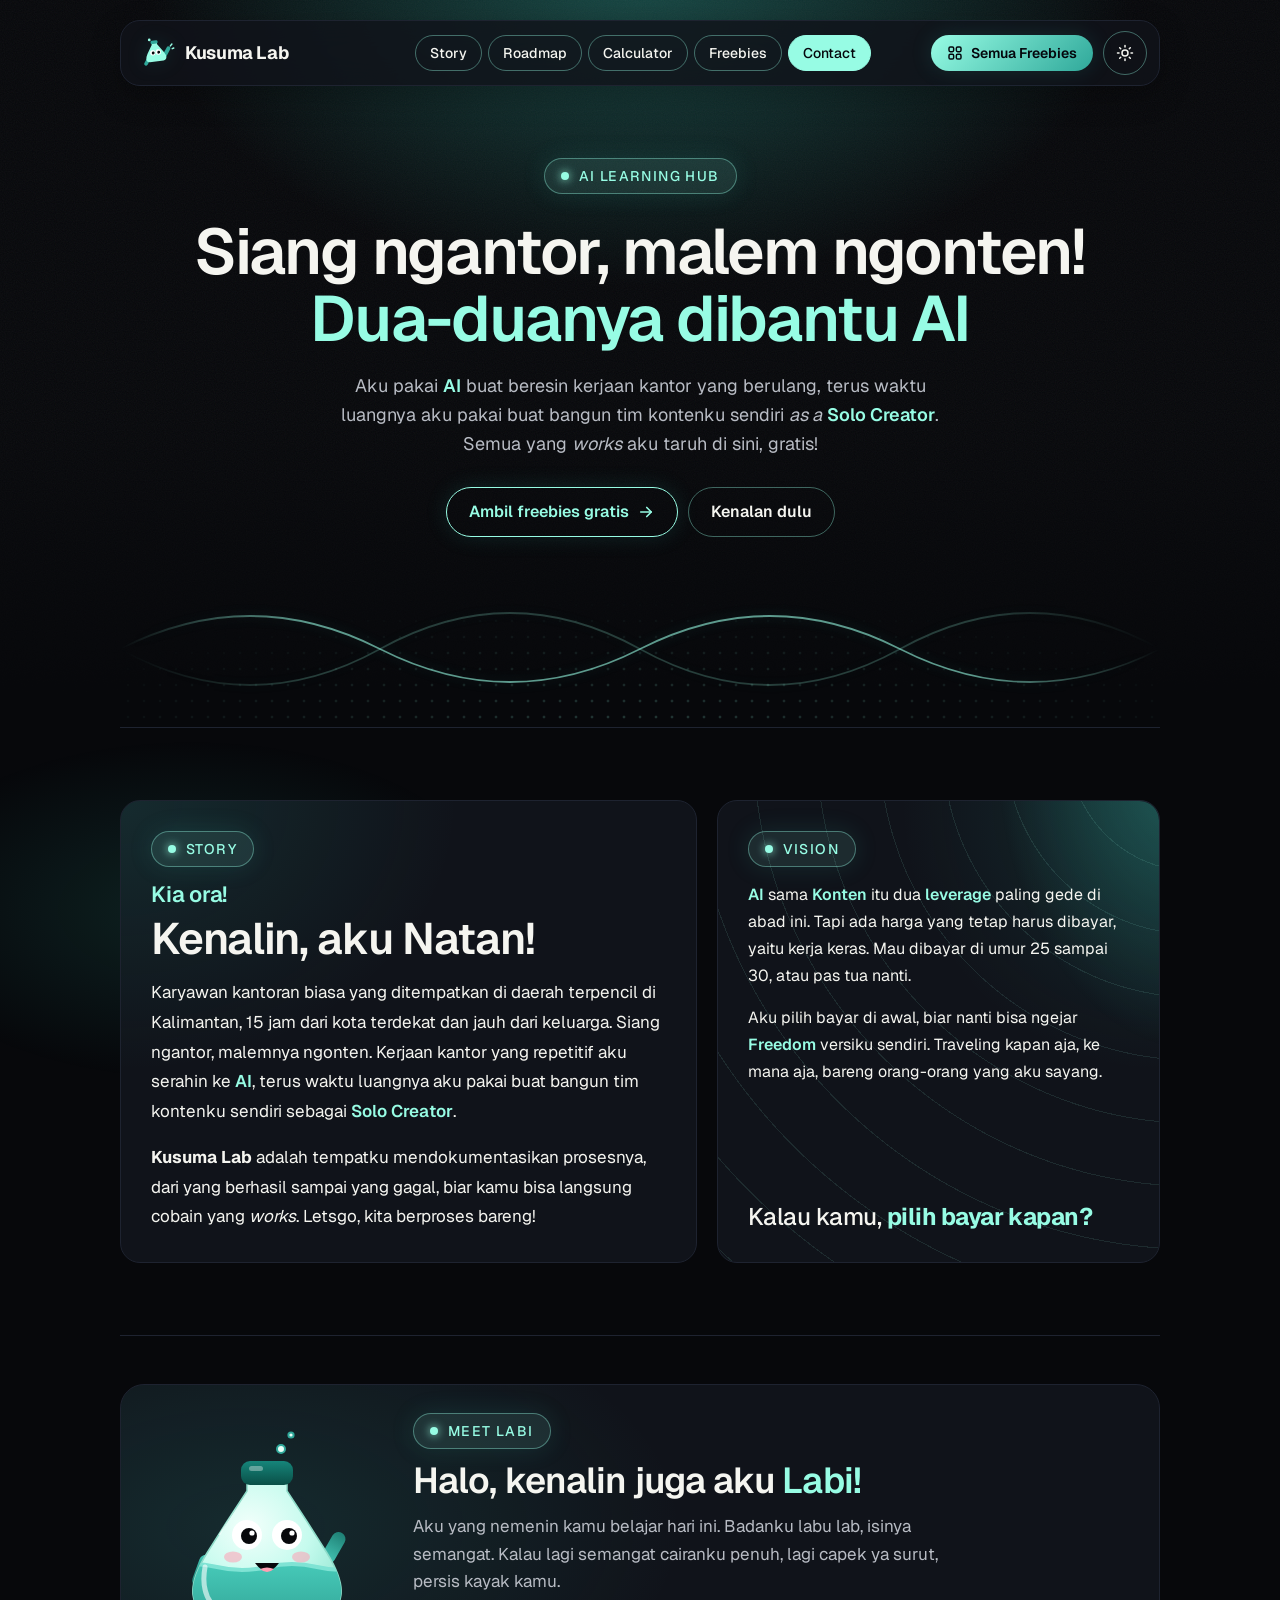
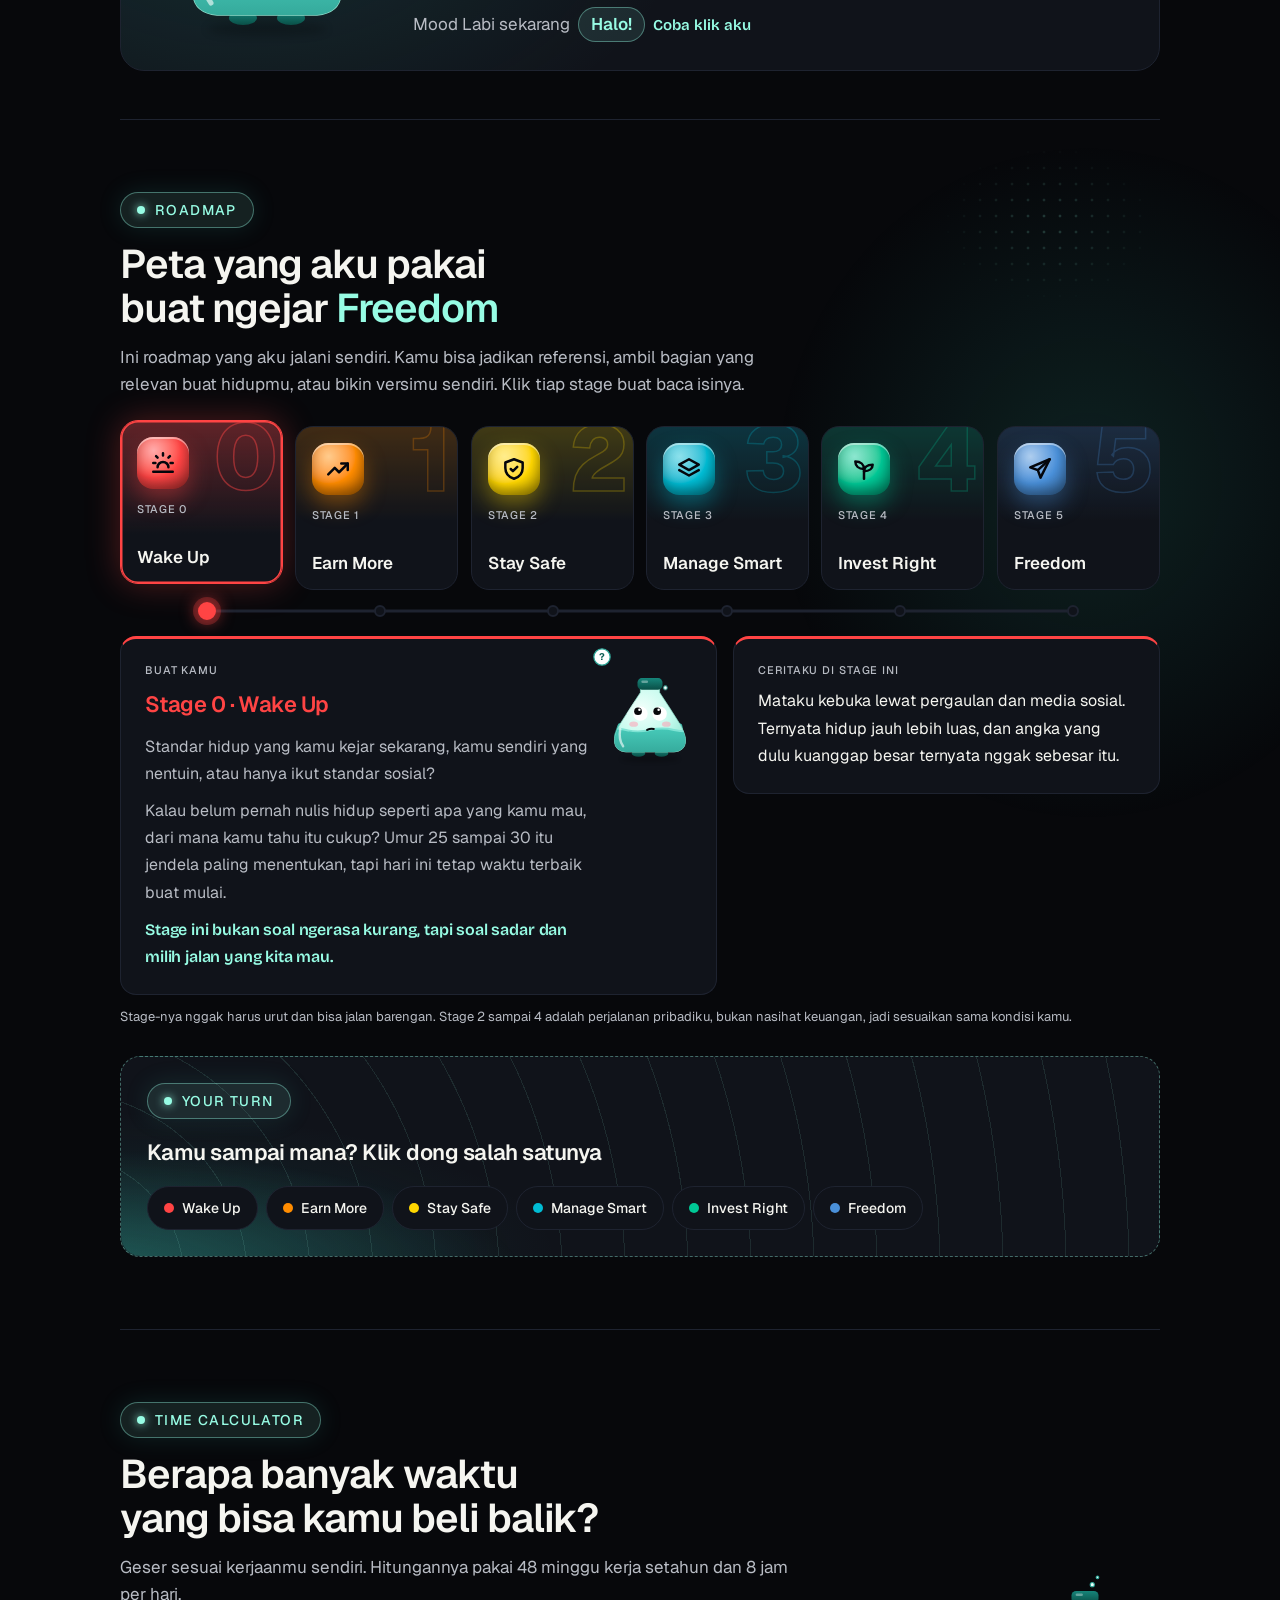
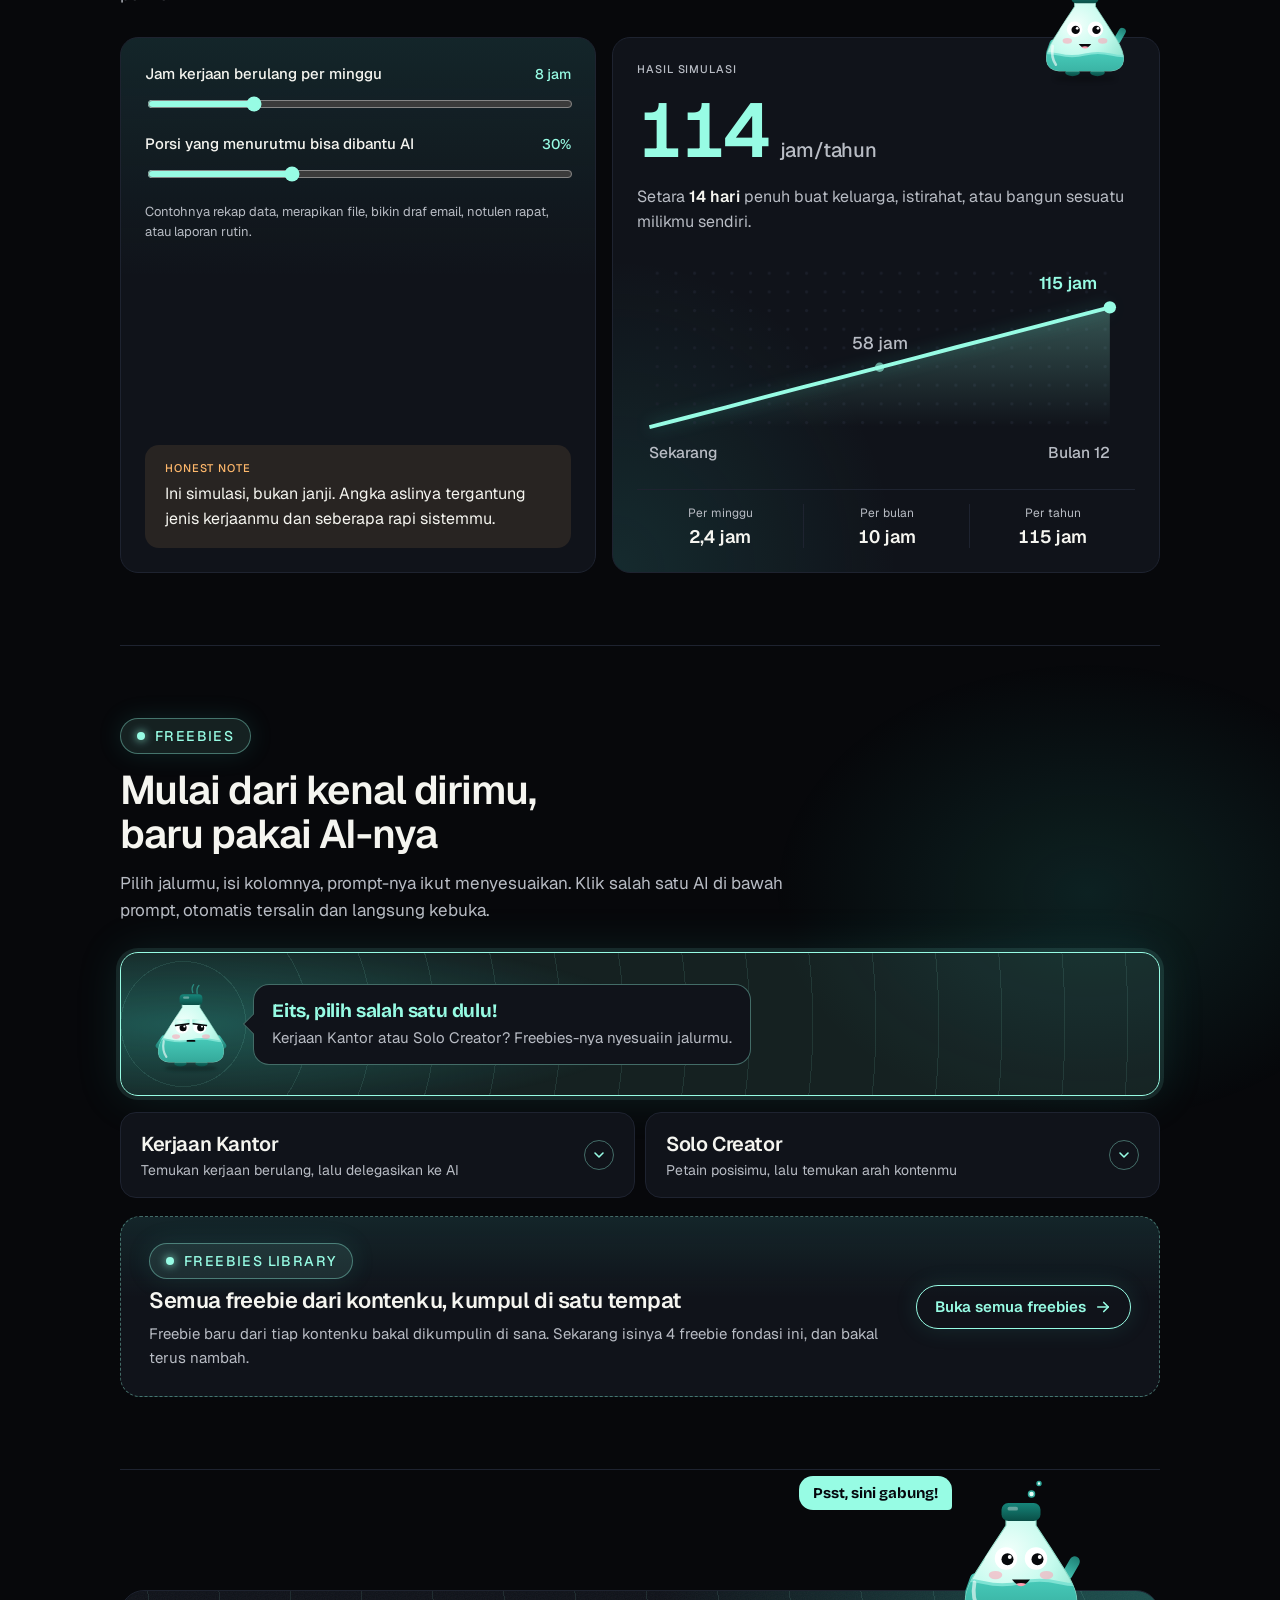
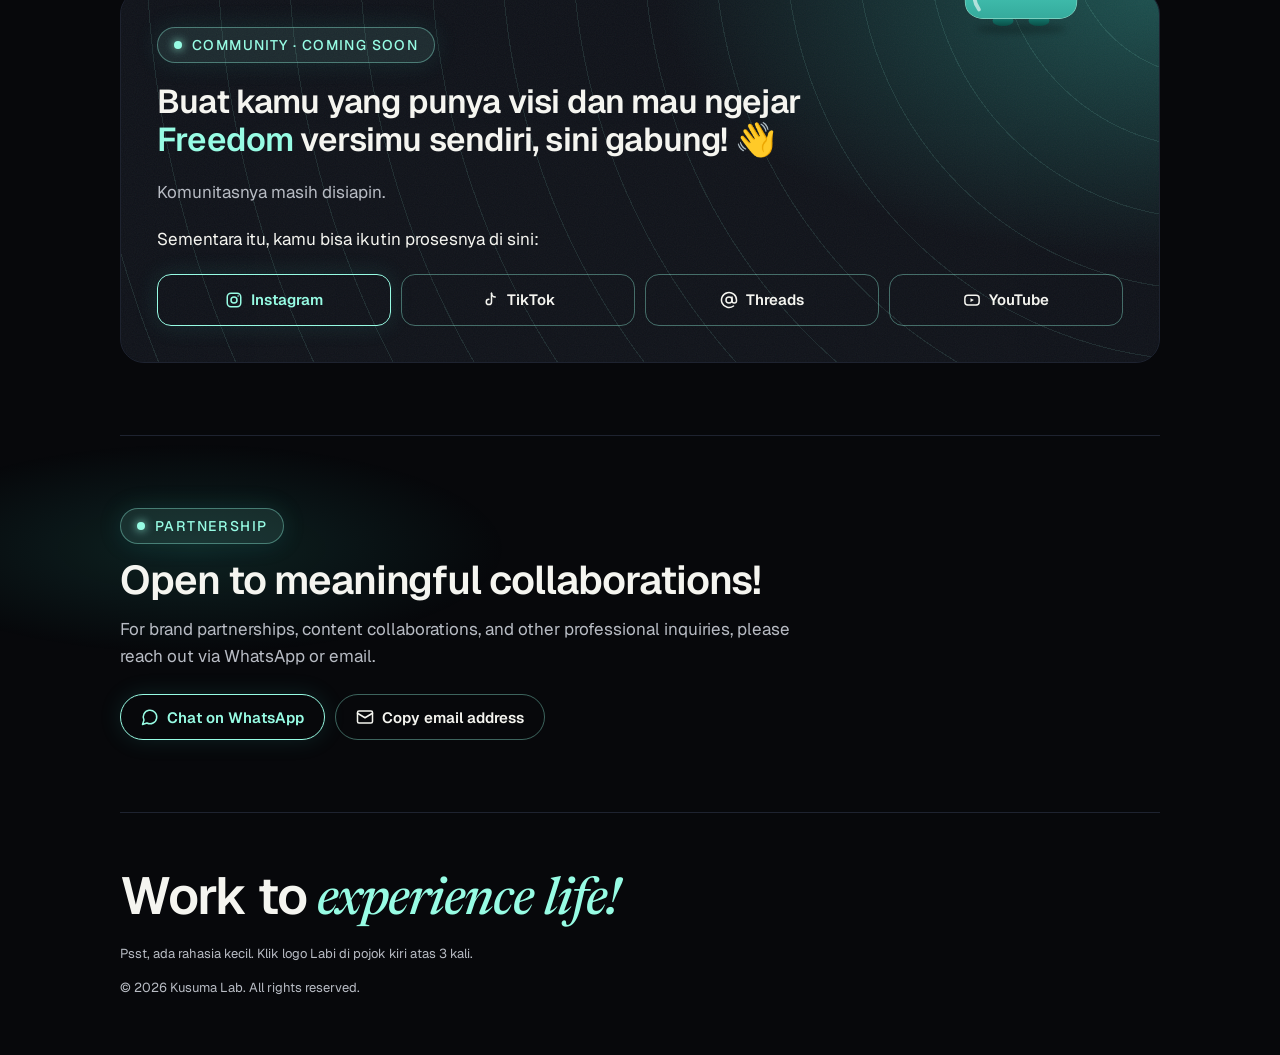
<file: index.html>
<!doctype html>
<html lang="id">
<head>
<meta charset="utf-8">
<meta name="viewport" content="width=device-width, initial-scale=1, viewport-fit=cover">
<title>Natan Novtarain · Kusuma Lab</title>
<meta name="description" content="AI Learning Hub Kusuma Lab. Cara Natan pakai AI buat beresin kerjaan kantor dan bangun tim konten sendiri sebagai Solo Creator, plus freebies prompt gratis.">
<meta name="theme-color" content="#07080B">
<link rel="icon" href="data:image/svg+xml,%3Csvg xmlns='http://www.w3.org/2000/svg' viewBox='-3 -4 58 56'%3E%3Cg transform='rotate%28-8 24 26%29'%3E%3Cpath d='M37 31 L45.5 19.5' stroke='%232FA89A' stroke-width='6.5' stroke-linecap='round'/%3E%3Cpath d='M11.5 32 L6.5 39' stroke='%232FA89A' stroke-width='6' stroke-linecap='round'/%3E%3Cpath transform='translate%282 -6%29 scale%28.22%29' d='M80 64 L80 74 Q60 104 40 136 Q24 162 26 178 Q28 196 50 198 L150 198 Q172 196 174 178 Q176 162 160 136 Q140 104 120 74 L120 64 Z' fill='%2397FCE4'/%3E%3Crect x='18.3' y='3.6' width='11.4' height='5.4' rx='2.2' fill='%232FA89A'/%3E%3Ccircle cx='19.5' cy='23' r='4.3' fill='%23fff'/%3E%3Ccircle cx='28.5' cy='23' r='4.3' fill='%23fff'/%3E%3Ccircle cx='20.2' cy='23.4' r='2.3' fill='%2307080B'/%3E%3Ccircle cx='29.2' cy='23.4' r='2.3' fill='%2307080B'/%3E%3C/g%3E%3C/svg%3E">
<link rel="canonical" href="https://kusumalab.com/">
<meta property="og:type" content="website">
<meta property="og:url" content="https://kusumalab.com/">
<meta property="og:title" content="Siang ngantor, malem ngonten! Dua-duanya dibantu AI">
<meta property="og:description" content="AI Learning Hub Kusuma Lab. Cara Natan pakai AI buat beresin kerjaan kantor dan bangun tim konten sendiri sebagai Solo Creator, plus freebies prompt gratis.">
<meta property="og:locale" content="id_ID">
<meta property="og:image" content="https://kusumalab.com/assets/og.png">
<meta property="og:image:width" content="1200">
<meta property="og:image:height" content="630">
<meta name="twitter:card" content="summary_large_image">
<link rel="apple-touch-icon" href="assets/touch-icon.png">
<link rel="preconnect" href="https://fonts.googleapis.com">
<link rel="preconnect" href="https://fonts.gstatic.com" crossorigin>
<link rel="stylesheet" href="https://fonts.googleapis.com/css2?family=Geist:ital,wght@0,400;0,500;0,600;0,700;1,400;1,500&family=Bricolage+Grotesque:opsz,wght@12..96,400..700&family=Newsreader:ital,opsz,wght@1,6..72,400;1,6..72,500&display=swap">
<link rel="stylesheet" href="assets/kl.css">
</head>
<body>
<div class="progress" id="progress" aria-hidden="true"></div>
<button type="button" class="to-top" id="to-top" aria-label="Kembali ke atas"><svg viewBox="0 0 24 24" fill="none" stroke="currentColor" stroke-width="2.4" stroke-linecap="round" stroke-linejoin="round" aria-hidden="true"><path d="M12 19V5"/><path d="M6 11l6-6 6 6"/></svg></button>
<div class="cursor-glow" id="cursor-glow" aria-hidden="true"></div>

<nav class="nav" aria-label="Utama">
  <div class="navbar">
    <span class="brand-wrap"><button type="button" class="mark" id="logo-labi" aria-label="Labi. Psst, coba klik 3 kali"></button><span class="egg-bubble" id="egg-bubble" role="tooltip">Psst, klik aku 3x!</span><a class="brand" href="#top">Kusuma Lab</a></span>
    <span class="divider" aria-hidden="true"></span>
    <div class="navlinks" id="navlinks">
      <a class="btn" href="#story" data-sec="story">Story</a>
      <a class="btn" href="#roadmap" data-sec="roadmap">Roadmap</a>
      <a class="btn" href="#calculator" data-sec="calculator">Calculator</a>
      <a class="btn" href="#freebies" data-sec="freebies">Freebies</a>
      <a class="btn" href="#contact" data-sec="contact">Contact</a>
      <a class="pill-all only-m" href="freebies/"><svg viewBox="0 0 24 24" fill="none" stroke="currentColor" stroke-width="2.2" stroke-linecap="round" stroke-linejoin="round" aria-hidden="true"><rect x="3" y="3" width="7" height="7" rx="2"/><rect x="14" y="3" width="7" height="7" rx="2"/><rect x="3" y="14" width="7" height="7" rx="2"/><rect x="14" y="14" width="7" height="7" rx="2"/></svg><span>Semua Freebies</span></a>
    </div>
    <div class="nav-right">
      <a class="pill-all" href="freebies/"><svg viewBox="0 0 24 24" fill="none" stroke="currentColor" stroke-width="2.2" stroke-linecap="round" stroke-linejoin="round" aria-hidden="true"><rect x="3" y="3" width="7" height="7" rx="2"/><rect x="14" y="3" width="7" height="7" rx="2"/><rect x="3" y="14" width="7" height="7" rx="2"/><rect x="14" y="14" width="7" height="7" rx="2"/></svg><span>Semua Freebies</span></a>
      <button type="button" class="btn icon-btn mode-mini" id="mode-mini" aria-label="Ganti mode tampilan"></button>
    </div>
    <button type="button" class="btn icon-btn menu-btn" id="menu-btn" aria-label="Buka menu" aria-expanded="false" aria-controls="navlinks"><svg viewBox="0 0 24 24" fill="none" stroke="currentColor" stroke-width="2.2" stroke-linecap="round" aria-hidden="true"><path d="M4 7h16M4 12h16M4 17h16"/></svg></button>
  </div>
</nav>

<main class="wrap" id="top">
  <header class="hero">
    <div class="grain" aria-hidden="true"></div>
    <div class="surfer" id="surfer" aria-hidden="true"><div class="board"></div></div>
    <svg class="wave-line" viewBox="0 0 1200 96" preserveAspectRatio="none" aria-hidden="true"><path class="w2" pathLength="1" d="M0 48 C 100 96, 200 96, 300 48 S 500 0, 600 48 S 800 96, 900 48 S 1100 0, 1200 48"/><path pathLength="1" d="M0 48 C 100 4, 200 4, 300 48 S 500 92, 600 48 S 800 4, 900 48 S 1100 92, 1200 48"/></svg>
    <span class="tag anim">AI Learning Hub</span>
    <h1 class="anim">Siang ngantor, malem ngonten!<span>Dua-duanya dibantu AI</span></h1>
    <p class="lede anim">Aku pakai <span class="hl">AI</span> buat beresin kerjaan kantor yang berulang, terus waktu luangnya aku pakai buat bangun tim kontenku sendiri <em>as a</em> <span class="hl">Solo Creator</span>. Semua yang <em>works</em> aku taruh di sini, gratis!</p>
    <div class="ctas anim">
      <a class="btn btn-main" href="#freebies">Ambil freebies gratis <svg class="ico arr" viewBox="0 0 24 24" fill="none" stroke="currentColor" stroke-width="2.2" stroke-linecap="round" stroke-linejoin="round" aria-hidden="true"><path d="M5 12h14"/><path d="M13 6l6 6-6 6"/></svg></a>
      <a class="btn" href="#story">Kenalan dulu</a>
    </div>
  </header>

  <section id="story" class="reveal glow-l">
    <div class="story">
      <div class="story-card">
        <span class="tag">Story</span>
        <h2 class="hello"><span class="kia">Kia ora!</span>Kenalin, aku Natan!</h2>
        <p>Karyawan kantoran biasa yang ditempatkan di daerah terpencil di Kalimantan, 15 jam dari kota terdekat dan jauh dari keluarga. Siang ngantor, malemnya ngonten. Kerjaan kantor yang repetitif aku serahin ke <span class="hl">AI</span>, terus waktu luangnya aku pakai buat bangun tim kontenku sendiri sebagai <span class="hl">Solo Creator</span>.</p>
        <p><b>Kusuma Lab</b> adalah tempatku mendokumentasikan prosesnya, dari yang berhasil sampai yang gagal, biar kamu bisa langsung cobain yang <em>works</em>. Letsgo, kita berproses bareng!</p>
      </div>
      <aside class="vision arcs" aria-label="Visi">
        <span class="tag">Vision</span>
        <p><span class="hl">AI</span> sama <span class="hl">Konten</span> itu dua <span class="hl">leverage</span> paling gede di abad ini. Tapi ada harga yang tetap harus dibayar, yaitu kerja keras. Mau dibayar di umur 25 sampai 30, atau pas tua nanti.</p>
        <p>Aku pilih bayar di awal, biar nanti bisa ngejar <span class="hl">Freedom</span> versiku sendiri. Traveling kapan aja, ke mana aja, bareng orang-orang yang aku sayang.</p>
        <p class="q">Kalau kamu, <span>pilih bayar kapan?</span></p>
      </aside>
    </div>
  </section>

  <section id="labi" class="labi-sec" aria-label="Kenalan dengan Labi">
    <div class="labi-intro">
      <button type="button" class="labi-stage" data-labi-cycle aria-label="Klik Labi buat ganti ekspresinya"></button>
      <div class="labi-copy">
        <span class="tag">Meet Labi</span>
        <h2>Halo, kenalin juga aku <span class="hl">Labi!</span></h2>
        <p class="muted">Aku yang nemenin kamu belajar hari ini. Badanku labu lab, isinya semangat. Kalau lagi semangat cairanku penuh, lagi capek ya surut, persis kayak kamu.</p>
        <p class="labi-mood"><span>Mood Labi sekarang</span> <b id="labi-mood">Halo!</b> <em>Coba klik aku</em></p>
      </div>
    </div>
  </section>

  <section id="roadmap" class="reveal glow-r dots">
    <div class="sec-head">
      <span class="tag">Roadmap</span>
      <h2>Peta yang aku pakai buat ngejar <span class="hl">Freedom</span></h2>
      <p class="muted">Ini roadmap yang aku jalani sendiri. Kamu bisa jadikan referensi, ambil bagian yang relevan buat hidupmu, atau bikin versimu sendiri. Klik tiap stage buat baca isinya.</p>
    </div>
    <div class="stages" role="tablist" aria-label="Stage roadmap" id="stages"></div>
    <div class="stage-track" id="stage-track" aria-hidden="true"><span class="fill"></span><i></i><i></i><i></i><i></i><i></i><i></i></div>
    <div class="panel" role="tabpanel" id="stage-panel" aria-live="polite">
      <div class="p-main"><div class="panel-labi" id="panel-labi" aria-hidden="true"></div><span class="label">Buat kamu</span><h3 id="p-title"></h3><div class="body" id="p-msg"></div></div>
      <div><span class="label">Ceritaku di stage ini</span><p id="p-story" style="font-size:16px;line-height:1.7"></p></div>
    </div>
    <p class="roadnote">Stage-nya nggak harus urut dan bisa jalan barengan. Stage 2 sampai 4 adalah perjalanan pribadiku, bukan nasihat keuangan, jadi sesuaikan sama kondisi kamu.</p>

    <div class="where arcs">
      <span class="tag">Your Turn</span>
      <h3>Kamu sampai mana? Klik dong salah satunya</h3>
      <div class="picks" id="picks" role="group" aria-label="Pilih stage kamu"></div>
      <div class="reply" id="reply" hidden>
        <div class="row">
          <div class="lb-mini" id="reply-labi" aria-hidden="true"></div>
          <p id="reply-text"></p>
          <a class="btn btn-main" id="reply-cta" href="#freebies"></a>
        </div>
        <div class="freedom" id="freedom" hidden>
          <div class="field"><label for="fr-name">Nama</label><input type="text" id="fr-name" autocomplete="off" placeholder="Nama atau panggilanmu"></div>
          <div class="field"><label for="fr-text">Freedom versimu kayak apa?</label>
            <textarea id="fr-text" placeholder="Misalnya bisa kerja dari mana aja, punya waktu lebih buat orang tua, atau keliling Indonesia bareng pasangan"></textarea></div>
          <div class="fr-row"><div class="fr-labi" id="fr-labi" aria-hidden="true"></div><div class="fr-card" id="fr-card">
            <span class="lbl">FREEDOM VERSI <span id="fr-card-name">KAMU</span></span>
            <p id="fr-card-text" class="empty">Tulisanmu bakal muncul di sini</p>
          </div></div>
          <p class="fine lb-hint">Makin lengkap kamu nulis, makin penuh cairan semangat Labi.</p>
          <div style="display:flex;flex-wrap:wrap;gap:12px;align-items:center">
            <button type="button" class="btn btn-main" id="fr-copy"><svg class="ico" viewBox="0 0 24 24" fill="none" stroke="currentColor" stroke-width="2" stroke-linecap="round" stroke-linejoin="round" aria-hidden="true"><rect x="9" y="9" width="12" height="12" rx="2"/><path d="M5 15V5a2 2 0 0 1 2-2h10"/></svg><span>Salin freedom-ku</span></button>
            <span class="status" id="fr-status" aria-live="polite"></span>
          </div>
          <p class="affirm">Print atau tulis ulang, tempel di tempat yang paling sering kamu lihat, biar tiap kali capek kamu ingat lagi buat apa semua ini.</p>
          <p class="private">Tulisanmu cuma tersimpan di perangkatmu, jadi cuma kamu yang bisa lihat.</p>
        </div>
      </div>
    </div>
  </section>

  <section id="calculator" class="reveal halo" style="--hy:62%;--hh:85%">
    <div class="sec-head">
      <span class="tag">Time Calculator</span>
      <h2>Berapa banyak waktu yang bisa kamu beli balik?</h2>
      <p class="muted">Geser sesuai kerjaanmu sendiri. Hitungannya pakai 48 minggu kerja setahun dan 8 jam per hari.</p>
    </div>
    <div class="calc">
      <div class="card spot">
        <div class="field">
          <div class="row"><label for="hours">Jam kerjaan berulang per minggu</label><span class="val" id="hours-val"></span></div>
          <input type="range" id="hours" min="1" max="30" step="1" value="8">
        </div>
        <div class="field">
          <div class="row"><label for="share">Porsi yang menurutmu bisa dibantu AI</label><span class="val" id="share-val"></span></div>
          <input type="range" id="share" min="10" max="70" step="5" value="30">
        </div>
        <p class="status">Contohnya rekap data, merapikan file, bikin draf email, notulen rapat, atau laporan rutin.</p>
        <div class="note"><span class="ntag">HONEST NOTE</span><span>Ini simulasi, bukan janji. Angka aslinya tergantung jenis kerjaanmu dan seberapa rapi sistemmu.</span></div>
      </div>
      <div class="card result" aria-live="polite">
        <div class="labi-spot" id="calc-labi" aria-hidden="true"></div>
        <span style="font:500 11px var(--mono);letter-spacing:.08em;color:var(--muted)">HASIL SIMULASI</span>
        <div class="big" id="year-hours"><span id="yr-num">0</span><small> jam/tahun</small></div>
        <p class="sub">Setara <b id="days">0 hari</b> penuh buat keluarga, istirahat, atau bangun sesuatu milikmu sendiri.</p>
        <svg class="chart" viewBox="0 0 320 140" role="img" aria-label="Grafik akumulasi jam yang kamu beli balik selama 12 bulan" id="chart">
          <defs>
            <linearGradient id="areaFill" x1="0" y1="0" x2="0" y2="1"><stop offset="0" stop-color="var(--accent-text)" stop-opacity=".28"/><stop offset="1" stop-color="var(--accent-text)" stop-opacity="0"/></linearGradient>
            <pattern id="dotgrid" width="12" height="12" patternUnits="userSpaceOnUse"><circle cx="1" cy="1" r="1" class="grid"/></pattern>
          </defs>
          <rect x="8" y="8" width="296" height="104" fill="url(#dotgrid)" opacity=".7"/>
          <path class="area" id="c-area" d=""/>
          <path class="lineP" id="c-line" d=""/>
          <circle class="endDot" id="c-mdot" r="3" cx="0" cy="0" opacity=".6"/>
          <circle class="endDot" id="c-dot" r="4" cx="0" cy="0"/>
          <text class="vlab" id="c-mid" x="0" y="0" text-anchor="middle"></text>
          <text class="vlab strong" id="c-val" x="0" y="0" text-anchor="end"></text>
          <text x="8" y="132">Sekarang</text>
          <text x="304" y="132" text-anchor="end">Bulan 12</text>
        </svg>
        <div class="stats">
          <div><span>Per minggu</span><b id="st-w">0</b></div>
          <div><span>Per bulan</span><b id="st-m">0</b></div>
          <div><span>Per tahun</span><b id="st-y">0</b></div>
        </div>
      </div>
    </div>
  </section>

  <section id="freebies" class="reveal glow-r">
    <div class="sec-head">
      <span class="tag">Freebies</span>
      <h2>Mulai dari kenal dirimu, baru pakai AI-nya</h2>
      <p class="muted">Pilih jalurmu, isi kolomnya, prompt-nya ikut menyesuaikan. Klik salah satu AI di bawah prompt, otomatis tersalin dan langsung kebuka.</p>
    </div>

    <div class="pick-hint arcs" id="pick-hint">
      <div class="pick-labi" data-labi="fokus" aria-hidden="true"></div>
      <div class="pick-bubble"><b>Eits, pilih salah satu dulu!</b><span>Kerjaan Kantor atau Solo Creator? Freebies-nya nyesuaiin jalurmu.</span></div>
    </div>
    <div class="tabs" role="tablist" aria-label="Kategori freebies">
      <button type="button" class="tabbtn" role="tab" id="tab-office" aria-controls="panel-office" aria-selected="false">
        <span class="t">Kerjaan Kantor</span><span class="d">Temukan kerjaan berulang, lalu delegasikan ke AI</span>
      </button>
      <button type="button" class="tabbtn" role="tab" id="tab-creator" aria-controls="panel-creator" aria-selected="false">
        <span class="t">Solo Creator</span><span class="d">Petain posisimu, lalu temukan arah kontenmu</span>
      </button>
    </div>

    <div id="panel-office" class="tabpanel" role="tabpanel" aria-labelledby="tab-office" hidden>
      <div class="note"><span class="ntag">HONEST NOTE</span><span data-cat-note="kantor"></span></div>
      <div class="freebies" data-core="kantor"></div>
    </div>

    <div id="panel-creator" class="tabpanel" role="tabpanel" aria-labelledby="tab-creator" hidden>
      <div class="note"><span class="ntag">HONEST NOTE</span><span data-cat-note="creator"></span></div>
      <div class="freebies" data-core="creator"></div>
    </div>

    <a class="more-card spot" href="freebies/">
      <span class="mc-text">
        <span class="tag">Freebies Library</span>
        <span class="mc-title">Semua freebie dari kontenku, kumpul di satu tempat</span>
        <span class="mc-sub" id="more-sub"></span>
      </span>
      <span class="btn btn-main">Buka semua freebies <svg class="ico" viewBox="0 0 24 24" fill="none" stroke="currentColor" stroke-width="2.2" stroke-linecap="round" stroke-linejoin="round" aria-hidden="true"><path d="M5 12h14"/><path d="M13 6l6 6-6 6"/></svg></span>
    </a>
  </section>

  <section id="community" class="reveal halo">
    <div class="community-wrap" id="community-wrap">
    <div class="peek" aria-hidden="true"><div class="peek-bubble">Psst, sini gabung!</div><div class="peek-labi" data-labi="halo"></div></div>
    <div class="community">
      <div class="grain" aria-hidden="true"></div>
      <span class="tag">Community · Coming Soon</span>
      <h2>Buat kamu yang punya visi dan mau ngejar <span class="hl">Freedom</span> versimu sendiri, sini gabung! <span class="wave" aria-hidden="true">👋</span></h2>
      <p class="muted" style="font-size:17px">Komunitasnya masih disiapin.</p>
      <p class="follow">Sementara itu, kamu bisa ikutin prosesnya di sini:</p>
      <div class="socials">
        <a class="btn btn-main" href="https://www.instagram.com/natannovtarain/" target="_blank" rel="noopener">
          <svg class="ico" viewBox="0 0 24 24" fill="none" stroke="currentColor" stroke-width="2" stroke-linecap="round" stroke-linejoin="round" aria-hidden="true"><rect x="3" y="3" width="18" height="18" rx="5"/><circle cx="12" cy="12" r="4"/><circle cx="17.5" cy="6.5" r="1" fill="currentColor" stroke="none"/></svg>Instagram</a>
        <a class="btn" href="https://www.tiktok.com/@natannovtarain" target="_blank" rel="noopener">
          <svg class="ico" viewBox="0 0 24 24" fill="none" stroke="currentColor" stroke-width="2" stroke-linecap="round" stroke-linejoin="round" aria-hidden="true"><path d="M14 3v11.5a3.5 3.5 0 1 1-3.5-3.5"/><path d="M14 3a5 5 0 0 0 5 5"/></svg>TikTok</a>
        <a class="btn" href="https://www.threads.com/@natannovtarain" target="_blank" rel="noopener">
          <svg class="ico" viewBox="0 0 24 24" fill="none" stroke="currentColor" stroke-width="2" stroke-linecap="round" stroke-linejoin="round" aria-hidden="true"><circle cx="12" cy="12" r="4"/><path d="M16 8v5a3 3 0 0 0 6 0v-1a10 10 0 1 0-4 8"/></svg>Threads</a>
        <a class="btn" href="https://www.youtube.com/@natannovtarain?sub_confirmation=1" target="_blank" rel="noopener">
          <svg class="ico" viewBox="0 0 24 24" fill="none" stroke="currentColor" stroke-width="2" stroke-linecap="round" stroke-linejoin="round" aria-hidden="true"><rect x="2.5" y="5.5" width="19" height="13" rx="4"/><path d="M10 9.5v5l4.5-2.5z" fill="currentColor" stroke="none"/></svg>YouTube</a>
      </div>
    </div>
    </div>
  </section>

  <section id="contact" class="reveal glow-l">
    <div class="contact">
      <div class="sec-head" style="margin:0">
        <span class="tag">Partnership</span>
        <h2>Open to meaningful collaborations!</h2>
        <p class="muted">For brand partnerships, content collaborations, and other professional inquiries, please reach out via WhatsApp or email.</p>
      </div>
      <div class="card spot">
        <a class="btn btn-main" href="https://api.whatsapp.com/send?phone=6285190347881" target="_blank" rel="noopener">
          <svg class="ico" viewBox="0 0 24 24" fill="none" stroke="currentColor" stroke-width="2" stroke-linecap="round" stroke-linejoin="round" aria-hidden="true"><path d="M7.9 20A9 9 0 1 0 4 16.1L2 22z"/></svg>Chat on WhatsApp</a>
        <button type="button" class="btn" id="copy-mail">
          <svg class="ico" viewBox="0 0 24 24" fill="none" stroke="currentColor" stroke-width="2" stroke-linecap="round" stroke-linejoin="round" aria-hidden="true"><rect x="2" y="4" width="20" height="16" rx="2"/><path d="M22 7l-10 6L2 7"/></svg><span>Copy email address</span></button>
        <p class="status" id="mail-status" aria-live="polite" style="text-align:center"></p>
      </div>
    </div>
  </section>

  <footer class="foot">
    <p class="slogan">Work to <span>experience life!</span></p>
    <p class="egg-hint">Psst, ada rahasia kecil. Klik logo Labi di pojok kiri atas 3 kali.</p>
    <p class="copy">© 2026 Kusuma Lab. All rights reserved.</p>
  </footer>
</main>

<script src="assets/freebies-data.js"></script>
<script src="assets/kl.js"></script>
<script>
(function(){
  var store=KL.store,copyText=KL.copyText,D=KL.data;
  /* freebies fondasi dari data */
  ['kantor','creator'].forEach(function(c){
    document.querySelector('[data-cat-note="'+c+'"]').textContent=D.categories[c].note;
    var grid=document.querySelector('[data-core="'+c+'"]');
    D.freebies.filter(function(f){return f.core&&f.category===c;}).forEach(function(f){
      var art=KL.mk('article','card spot');art.setAttribute('aria-labelledby',f.key+'-title');KL.fillFreebie(f,art);grid.appendChild(art);
    });
  });
  var total=D.freebies.length,extra=D.freebies.filter(function(f){return !f.core;}).length;
  document.getElementById('more-sub').textContent=extra>0
    ?'Ada '+extra+' freebie lain dari konten-kontenku, total '+total+' freebie, dan bakal terus nambah.'
    :'Freebie baru dari tiap kontenku bakal dikumpulin di sana. Sekarang isinya '+total+' freebie fondasi ini, dan bakal terus nambah.';

  /* roadmap */
  var icons={
    sun:'<path d="M12 3v2M5.6 5.6l1.4 1.4M3 12h2M19 12h2M17 7l1.4-1.4"/><path d="M7 16a5 5 0 0 1 10 0"/><path d="M3 20h18"/>',
    up:'<path d="M3 17l6-6 4 4 8-8"/><path d="M15 7h6v6"/>',
    shield:'<path d="M12 3l8 3v5c0 5-3.5 8.5-8 10-4.5-1.5-8-5-8-10V6z"/><path d="M9 12l2 2 4-4"/>',
    layers:'<path d="M12 3l9 5-9 5-9-5z"/><path d="M3 13l9 5 9-5"/>',
    sprout:'<path d="M12 21v-9"/><path d="M12 12C12 8 9 5 4 5c0 4 3 7 8 7z"/><path d="M12 14c0-3 2.5-6 8-6 0 3.5-3 6-8 6z"/>',
    plane:'<path d="M21 3L3 10.5l7 2.5 2.5 7z"/><path d="M10 13l11-10"/>'
  };
  function svg(name){return '<svg viewBox="0 0 24 24" fill="none" stroke="currentColor" stroke-width="2" stroke-linecap="round" stroke-linejoin="round" aria-hidden="true">'+icons[name]+'</svg>';}
  var stages=[
    {n:'0',name:'Wake Up',c:'var(--s1)',icon:'sun',labi:'mikir',
     msg:['Standar hidup yang kamu kejar sekarang, kamu sendiri yang nentuin, atau hanya ikut standar sosial?','Kalau belum pernah nulis hidup seperti apa yang kamu mau, dari mana kamu tahu itu cukup? Umur 25 sampai 30 itu jendela paling menentukan, tapi hari ini tetap waktu terbaik buat mulai.'],
     close:'Stage ini bukan soal ngerasa kurang, tapi soal sadar dan milih jalan yang kita mau.',
     story:'Mataku kebuka lewat pergaulan dan media sosial. Ternyata hidup jauh lebih luas, dan angka yang dulu kuanggap besar ternyata nggak sebesar itu.'},
    {n:'1',name:'Earn More',c:'var(--s2)',icon:'up',labi:'fokus',
     msg:['Nggak harus cari kerjaan baru. Mulai dari bikin kerjaan sekarang lebih ringan pakai AI.','Waktu dan tenaga ekstranya bisa kamu pakai buat naikin nilai tawar atau bangun sumber income kedua. Satu pintu tertutup, kamu nggak panik.'],
     close:'Makin banyak pilihan, makin bebas kamu nentuin langkah.',
     story:'Ini fokusku sekarang. Kerjaan berulang aku serahin ke AI, waktunya aku pakai buat bangun tim kontenku sendiri sebagai Solo Creator.'},
    {n:'2',name:'Stay Safe',c:'var(--s3)',icon:'shield',labi:'halo',
     msg:['Dana darurat dan proteksi dasar itu kelihatan membosankan, tapi justru ini yang bikin kamu berani ambil langkah besar.','Tanpa bantalan, satu kesalahan bisa ngabisin semuanya.'],
     close:'Aman dulu, baru berani.',
     story:'Ini aku jalani dulu sebelum berani melangkah ke tahap berikutnya.'},
    {n:'3',name:'Manage Smart',c:'var(--s4)',icon:'layers',labi:'berhasil',
     msg:['Uangmu tiap bulan habis ke mana? Kalau jawabannya nggak tahu, masalahnya belum tentu di gaji.','Pisahkan uang sesuai tujuannya, lalu biarkan sistem yang kerja. Niat bisa naik turun, sistem nggak.'],
     close:'Kalau bisa dipercaya kelola yang kecil, kamu akan dipercaya kelola yang lebih besar.',
     story:'Sistem ini udah jalan. Uang yang masuk langsung dipisah sesuai posnya.'},
    {n:'4',name:'Invest Right',c:'var(--s5)',icon:'sprout',labi:'aha',
     msg:['Kita kerja buat dapat uang. Tapi mau sampai kapan cuma kita yang kerja?','Mulai kecil, di instrumen yang kamu pahami, dan jangan ikut-ikutan. Makin awal mulai, makin terasa efek waktunya.'],
     close:'Pelan-pelan, biarkan uang ikut kerja buat kamu.',
     story:'Aku baru mulai masuk tahap ini. Masih belajar, dan prosesnya aku ceritain apa adanya.'},
    {n:'5',name:'Freedom',c:'var(--s6)',icon:'plane',labi:'makasih',
     msg:['Freedom bukan berarti nggak kerja. Freedom itu bisa memilih kerja apa, di mana, sama siapa, dan buat apa.','Versi tiap orang beda, dan sukses nggak harus lewat jalan yang sama.'],
     close:'Freedom versimu itu kayak apa? Tulis, terus kejar.',
     story:'Versiku traveling kapan aja, ke mana aja, bareng orang-orang yang aku sayang. Targetku 30 negara sebelum umur 30.'}
  ];
  var wrap=document.getElementById('stages'),panel=document.getElementById('stage-panel');
  stages.forEach(function(s,i){
    var b=document.createElement('button');
    b.type='button';b.className='stage tilt';b.setAttribute('role','tab');b.id='stage-'+i;
    b.style.setProperty('--c',s.c);
    var ico=document.createElement('span');ico.className='sico';ico.innerHTML=svg(s.icon);
    var num=document.createElement('span');num.className='num';num.textContent='STAGE '+s.n;
    var name=document.createElement('span');name.className='name';name.textContent=s.name;
    var gh=document.createElement('span');gh.className='ghost';gh.setAttribute('aria-hidden','true');gh.textContent=s.n;
    b.appendChild(gh);b.appendChild(ico);b.appendChild(num);b.appendChild(name);
    if(s.focus){var h=document.createElement('span');h.className='here';h.textContent='FOKUSKU SEKARANG';b.appendChild(h);}
    b.addEventListener('click',function(){pick(i,true);});
    wrap.appendChild(b);
  });
  function pick(i,animate){
    var s=stages[i];
    Array.prototype.forEach.call(wrap.children,function(el,j){el.setAttribute('aria-selected',String(i===j));el.tabIndex=i===j?0:-1;});
    document.getElementById('p-title').textContent='Stage '+s.n+' · '+s.name;
    var body=document.getElementById('p-msg');body.textContent='';
    s.msg.forEach(function(t){var p=document.createElement('p');p.className='muted';p.textContent=t;body.appendChild(p);});
    var c=document.createElement('p');c.className='closing';c.textContent=s.close;body.appendChild(c);
    document.getElementById('p-story').textContent=s.story;
    panel.style.setProperty('--c',s.c);wrap.parentNode.style.setProperty('--sel',s.c);
    var tr=document.getElementById('stage-track');if(tr){tr.style.setProperty('--i',i);Array.prototype.forEach.call(tr.querySelectorAll('i'),function(n,j){n.classList.toggle('done',j<=i);n.classList.toggle('now',j===i);});}
    var pl=document.getElementById('panel-labi');if(pl&&window.KL&&KL.labi)pl.innerHTML=KL.labi(s.labi);
    if(animate){panel.classList.remove('swap');void panel.offsetWidth;panel.classList.add('swap');}
  }
  wrap.addEventListener('keydown',function(e){
    var cur=Array.prototype.indexOf.call(wrap.children,document.activeElement);if(cur<0)return;
    var nxt=e.key==='ArrowRight'?cur+1:e.key==='ArrowLeft'?cur-1:null;if(nxt===null)return;
    nxt=(nxt+stages.length)%stages.length;pick(nxt,true);wrap.children[nxt].focus();e.preventDefault();
  });
  pick(0,false);

  /* your turn */
  var replies=[
    {t:'Welcome to the club! Sadar itu langkah yang paling sering dilewatin orang, dan kamu udah di sini. Yuk petain posisimu biar tahu mulai dari mana.',cta:'Cek stage-mu',go:1,target:'c1-title'},
    {t:'Tos dulu, aku juga lagi fokus di sini! Mulai dari nemuin kerjaan mana yang bisa kamu serahin ke AI.',cta:'Temukan kerjaan berulangmu',go:0,target:'k1-title'},
    {t:'Mantap, bantalanmu lagi dibangun. Sekarang cek juga, berapa banyak waktu yang bisa kamu amankan.',cta:'Coba kalkulator waktu',go:null,target:'calculator'},
    {t:'Sistem uangmu udah jalan? Keren. Sekarang waktunya bikin sistem yang sama buat kerjaanmu.',cta:'Bikin Claude Project pertamamu',go:0,target:'k2-title'},
    {t:'Uangmu udah mulai ikut kerja. Satu leverage lagi yang bisa kamu tambah, yaitu Konten.',cta:'Temukan arah kontenmu',go:1,target:'c2-title'},
    {t:'Wah, udah sampai sini atau lagi ngejar ke sini? Tulis freedom versimu di bawah ya!',cta:null}
  ];
  var picks=document.getElementById('picks'),reply=document.getElementById('reply'),freedom=document.getElementById('freedom'),cta=document.getElementById('reply-cta');
  stages.forEach(function(s,i){
    var b=document.createElement('button');b.type='button';b.className='pick';b.setAttribute('aria-pressed','false');
    b.style.setProperty('--c',s.c);
    var d=document.createElement('span');d.className='dot';b.appendChild(d);
    b.appendChild(document.createTextNode(s.name));
    b.addEventListener('click',function(){choose(i,true);});
    picks.appendChild(b);
  });
  function choose(i,animate){
    Array.prototype.forEach.call(picks.children,function(el,j){el.setAttribute('aria-pressed',String(i===j));});
    var r=replies[i];
    document.getElementById('reply-text').textContent=r.t;
    if(window.KL&&KL.labi)document.getElementById('reply-labi').innerHTML=KL.labi(stages[i].labi);
    if(r.cta){cta.hidden=false;cta.textContent=r.cta;cta.setAttribute('href','#'+r.target);
      cta.onclick=function(e){if(r.go!==null){e.preventDefault();showTab(r.go);var el=document.getElementById(r.target);if(el)el.scrollIntoView({behavior:'smooth',block:'center'});}};
    }else{cta.hidden=true;}
    freedom.hidden=i!==5;
    reply.hidden=false;
    if(animate){reply.classList.remove('pop');void reply.offsetWidth;reply.classList.add('pop');store('kl-stage',String(i));}
  }
  var savedStage=store('kl-stage');if(savedStage!==null&&savedStage!==undefined&&replies[+savedStage])choose(+savedStage,false);

  var frText=document.getElementById('fr-text'),frName=document.getElementById('fr-name'),frStatus=document.getElementById('fr-status'),frTimer=null;
  function frRender(){
    var n=frName.value.trim(),t=frText.value.trim();
    document.getElementById('fr-card-name').textContent=n?n.toUpperCase():'KAMU';
    var ct=document.getElementById('fr-card-text');ct.textContent=t||'Tulisanmu bakal muncul di sini';ct.classList.toggle('empty',!t);
    store('kl-freedom',JSON.stringify({n:frName.value,t:frText.value}));
  }
  try{var fs=JSON.parse(store('kl-freedom')||'null');if(fs){frName.value=fs.n||'';frText.value=fs.t||'';}}catch(e){}
  frName.addEventListener('input',frRender);frText.addEventListener('input',frRender);
  function frLabi(){var n=frText.value.trim().length,el=document.getElementById('fr-labi');if(!el||!window.KL||!KL.labi)return;
    var lv=184-Math.min(1,n/140)*62,pose=n===0?'capek':n<60?'halo':'berhasil';
    if(el.getAttribute('data-pose')!==pose){el.setAttribute('data-pose',pose);el.innerHTML=KL.labi(pose,{level:lv});}else KL.setLabiLevel(el.querySelector('svg'),lv);}
  frText.addEventListener('input',frLabi);setTimeout(frLabi,0);
  frRender();
  document.getElementById('fr-copy').addEventListener('click',function(){
    var t=frText.value.trim();
    if(!t){frStatus.className='status';frStatus.textContent='Tulis dulu freedom versimu ya';frText.focus();return;}
    var n=frName.value.trim();
    var msg='Freedom versi '+(n||'aku')+'\n'+t;
    var btnLabel=this.querySelector('span');
    copyText(msg,document.getElementById('fr-card-text'),function(ok){
      frStatus.className='status'+(ok?' ok':'');
      frStatus.textContent=ok?'Tersalin!':'Teksnya sudah kupilih, tinggal salin manual';
      btnLabel.textContent=ok?'Tersalin':'Salin freedom-ku';
      clearTimeout(frTimer);
      frTimer=setTimeout(function(){frStatus.textContent='';btnLabel.textContent='Salin freedom-ku';},2500);
    });
  });

  /* kalkulator */
  var calcSeen=false,lastYr=0;
  function fmtN(v){return Math.round(v).toLocaleString('id-ID');}
  (function(){var sec=document.getElementById('calculator');
    if(!('IntersectionObserver' in window)||KL.calm){calcSeen=true;return;}
    var ob=new IntersectionObserver(function(es){if(es[0].isIntersecting){calcSeen=true;KL.countTo(document.getElementById('yr-num'),lastYr,fmtN,1400);ob.disconnect();}},{threshold:.35});ob.observe(sec);})();
  var hours=document.getElementById('hours'),share=document.getElementById('share');
  function calc(){
    var h=+hours.value,p=+share.value;
    var wk=h*p/100,yr=Math.round(wk*48),mo=Math.round(wk*4);
    document.getElementById('hours-val').textContent=h+' jam';
    document.getElementById('share-val').textContent=p+'%';
    lastYr=yr;if(calcSeen)KL.countTo(document.getElementById('yr-num'),yr,fmtN);
    var lv=182-Math.min(1,yr/400)*54,pose=yr<40?'capek':yr<150?'halo':'aha',cl=document.getElementById('calc-labi');
    if(cl.getAttribute('data-pose')!==pose){cl.setAttribute('data-pose',pose);cl.innerHTML=KL.labi(pose,{level:lv});}else{KL.setLabiLevel(cl.querySelector('svg'),lv);}
    document.getElementById('days').textContent=Math.round(yr/8).toLocaleString('id-ID')+' hari';
    document.getElementById('st-w').textContent=(Math.round(wk*10)/10).toLocaleString('id-ID')+' jam';
    document.getElementById('st-m').textContent=mo.toLocaleString('id-ID')+' jam';
    document.getElementById('st-y').textContent=yr.toLocaleString('id-ID')+' jam';
    var max=Math.max(yr*1.3,1),x0=8,x1=304,y0=112,y1=12,pts=[];
    for(var m=0;m<=12;m++){var val=wk*4*m;var x=x0+(x1-x0)*m/12;var y=y0-(y0-y1)*(val/(max));pts.push([x,y]);}
    var lab=document.getElementById('c-val');lab.textContent=yr.toLocaleString('id-ID')+' jam';
    lab.setAttribute('x',pts[12][0]-8);lab.setAttribute('y',pts[12][1]-12);
    var mid=document.getElementById('c-mid');mid.textContent=Math.round(wk*24).toLocaleString('id-ID')+' jam';
    mid.setAttribute('x',pts[6][0]);mid.setAttribute('y',pts[6][1]-12);
    document.getElementById('c-mdot').setAttribute('cx',pts[6][0]);document.getElementById('c-mdot').setAttribute('cy',pts[6][1]);
    var d='M'+pts.map(function(q){return q[0].toFixed(1)+' '+q[1].toFixed(1);}).join(' L');
    document.getElementById('c-line').setAttribute('d',d);
    document.getElementById('c-area').setAttribute('d',d+' L'+x1+' '+y0+' L'+x0+' '+y0+' Z');
    var last=pts[pts.length-1];var dot=document.getElementById('c-dot');dot.setAttribute('cx',last[0]);dot.setAttribute('cy',last[1]);
  }
  hours.addEventListener('input',calc);share.addEventListener('input',calc);calc();

  /* tabs */
  var tabs=[document.getElementById('tab-office'),document.getElementById('tab-creator')];
  var panels=[document.getElementById('panel-office'),document.getElementById('panel-creator')];
  var HINT0=null;
  function setHint(open){var h=document.getElementById('pick-hint');if(!h)return;var b=h.querySelector('b'),s=h.querySelector('.pick-bubble span');
    if(!HINT0)HINT0=[b.textContent,s.textContent];
    if(open){b.textContent='Sip, pilihan bagus!';s.textContent='Klik jalur yang sama sekali lagi kalau mau nutup, atau pindah ke jalur satunya.';}
    else{b.textContent=HINT0[0];s.textContent=HINT0[1];}
    h.classList.toggle('happy',!!open);var pl=h.querySelector('.pick-labi');if(pl&&window.KL&&KL.labi)pl.innerHTML=KL.labi(open?'berhasil':'fokus');}
  function closeTabs(){tabs.forEach(function(t,j){t.setAttribute('aria-selected','false');panels[j].hidden=true;});document.querySelector('.tabs').classList.remove('chosen');setHint(false);}
  function showTab(i){
    var fresh=panels[i].hidden;
    tabs.forEach(function(t,j){t.setAttribute('aria-selected',String(i===j));t.tabIndex=i===j?0:-1;panels[j].hidden=i!==j;});
    document.querySelector('.tabs').classList.add('chosen');
    setHint(true);
    if(fresh){panels[i].classList.remove('panel-in');void panels[i].offsetWidth;panels[i].classList.add('panel-in');}
  }
  tabs.forEach(function(t,i){
    var ch=document.createElement('span');ch.className='chev';ch.setAttribute('aria-hidden','true');
    ch.innerHTML='<svg viewBox="0 0 24 24" fill="none" stroke="currentColor" stroke-width="2.4" stroke-linecap="round" stroke-linejoin="round"><path d="M6 9l6 6 6-6"/></svg>';t.appendChild(ch);
    t.addEventListener('click',function(){if(!panels[i].hidden)closeTabs();else showTab(i);});
    t.addEventListener('keydown',function(e){if(e.key==='ArrowRight'||e.key==='ArrowLeft'){var n=i===0?1:0;showTab(n);tabs[n].focus();e.preventDefault();}});
  });

})();
</script>
<script data-goatcounter="https://kusumalab.goatcounter.com/count" async src="//gc.zgo.at/count.js"></script>
</body>
</html>
</file>
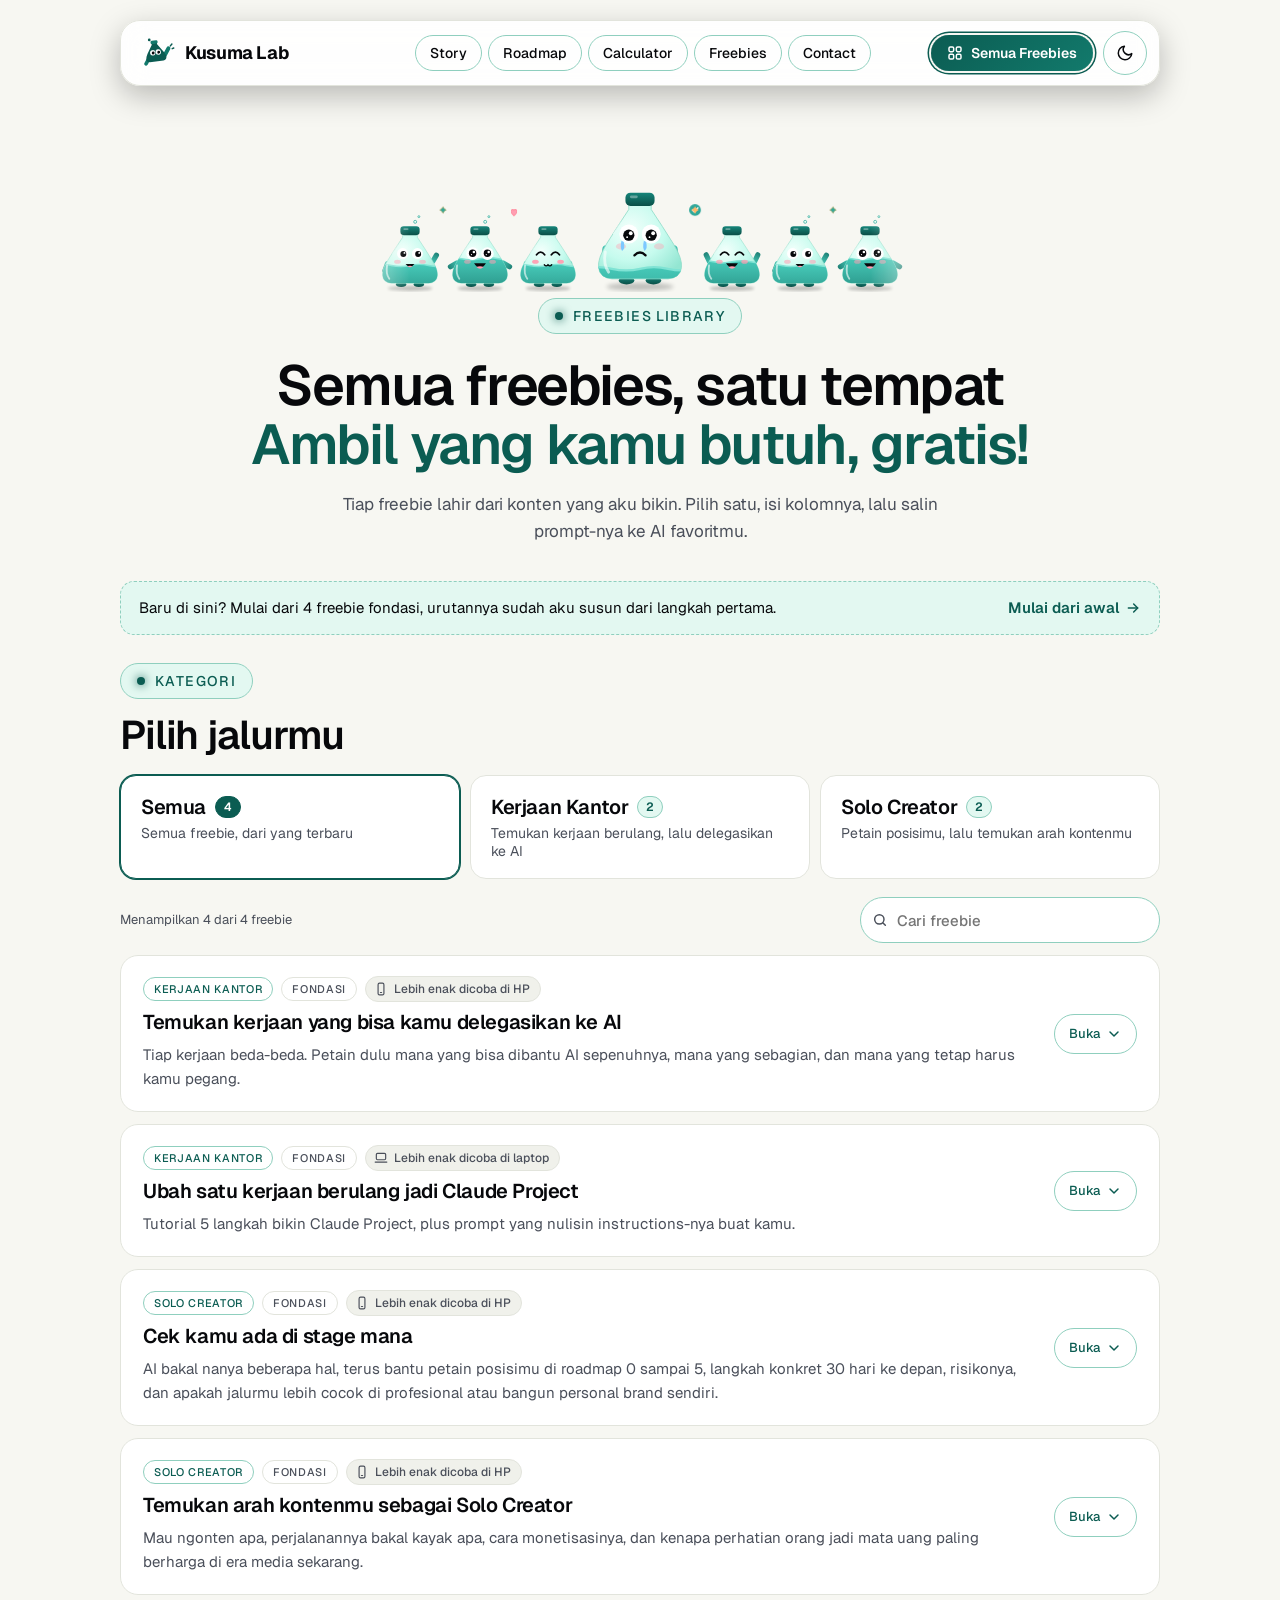
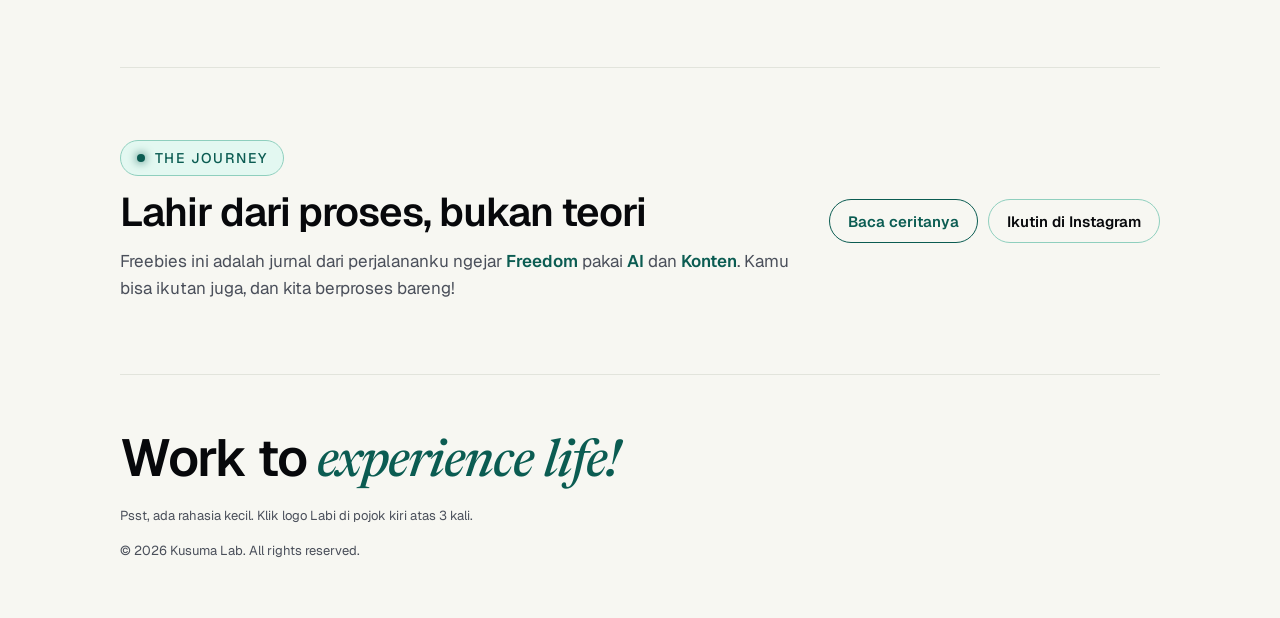
<file: freebies/index.html>
<!doctype html>
<html lang="id" data-theme="light" data-default-theme="light">
<head>
<meta charset="utf-8">
<meta name="viewport" content="width=device-width, initial-scale=1, viewport-fit=cover">
<title>Freebies · Kusuma Lab</title>
<meta name="description" content="Semua freebies Kusuma Lab di satu tempat. Prompt siap pakai buat kerjaan kantor dan Solo Creator, gratis.">
<meta name="theme-color" content="#F7F7F2">
<link rel="icon" href="data:image/svg+xml,%3Csvg xmlns='http://www.w3.org/2000/svg' viewBox='-3 -4 58 56'%3E%3Cg transform='rotate%28-8 24 26%29'%3E%3Cpath d='M37 31 L45.5 19.5' stroke='%232FA89A' stroke-width='6.5' stroke-linecap='round'/%3E%3Cpath d='M11.5 32 L6.5 39' stroke='%232FA89A' stroke-width='6' stroke-linecap='round'/%3E%3Cpath transform='translate%282 -6%29 scale%28.22%29' d='M80 64 L80 74 Q60 104 40 136 Q24 162 26 178 Q28 196 50 198 L150 198 Q172 196 174 178 Q176 162 160 136 Q140 104 120 74 L120 64 Z' fill='%2397FCE4'/%3E%3Crect x='18.3' y='3.6' width='11.4' height='5.4' rx='2.2' fill='%232FA89A'/%3E%3Ccircle cx='19.5' cy='23' r='4.3' fill='%23fff'/%3E%3Ccircle cx='28.5' cy='23' r='4.3' fill='%23fff'/%3E%3Ccircle cx='20.2' cy='23.4' r='2.3' fill='%2307080B'/%3E%3Ccircle cx='29.2' cy='23.4' r='2.3' fill='%2307080B'/%3E%3C/g%3E%3C/svg%3E">
<link rel="canonical" href="https://kusumalab.com/freebies/">
<meta property="og:type" content="website">
<meta property="og:url" content="https://kusumalab.com/freebies/">
<meta property="og:title" content="Semua freebies Kusuma Lab, gratis">
<meta property="og:description" content="Semua freebies Kusuma Lab di satu tempat. Prompt siap pakai buat kerjaan kantor dan Solo Creator, gratis.">
<meta property="og:locale" content="id_ID">
<meta property="og:image" content="https://kusumalab.com/assets/og.png">
<meta property="og:image:width" content="1200">
<meta property="og:image:height" content="630">
<meta name="twitter:card" content="summary_large_image">
<link rel="apple-touch-icon" href="../assets/touch-icon.png">
<link rel="preconnect" href="https://fonts.googleapis.com">
<link rel="preconnect" href="https://fonts.gstatic.com" crossorigin>
<link rel="stylesheet" href="https://fonts.googleapis.com/css2?family=Geist:ital,wght@0,400;0,500;0,600;0,700;1,400;1,500&family=Bricolage+Grotesque:opsz,wght@12..96,400..700&family=Newsreader:ital,opsz,wght@1,6..72,400;1,6..72,500&display=swap">
<link rel="stylesheet" href="../assets/kl.css">
</head>
<body>
<div class="progress" id="progress" aria-hidden="true"></div>
<button type="button" class="to-top" id="to-top" aria-label="Kembali ke atas"><svg viewBox="0 0 24 24" fill="none" stroke="currentColor" stroke-width="2.4" stroke-linecap="round" stroke-linejoin="round" aria-hidden="true"><path d="M12 19V5"/><path d="M6 11l6-6 6 6"/></svg></button>
<div class="cursor-glow" id="cursor-glow" aria-hidden="true"></div>

<nav class="nav" aria-label="Utama">
  <div class="navbar">
    <span class="brand-wrap"><button type="button" class="mark" id="logo-labi" aria-label="Labi. Psst, coba klik 3 kali"></button><span class="egg-bubble" id="egg-bubble" role="tooltip">Psst, klik aku 3x!</span><a class="brand" href="../">Kusuma Lab</a></span>
    <span class="divider" aria-hidden="true"></span>
    <div class="navlinks" id="navlinks">
      <a class="btn" href="../#story">Story</a>
      <a class="btn" href="../#roadmap">Roadmap</a>
      <a class="btn" href="../#calculator">Calculator</a>
      <a class="btn" href="../#freebies">Freebies</a>
      <a class="btn" href="../#contact">Contact</a>
      <a class="pill-all only-m is-here" href="#top" aria-current="page"><svg viewBox="0 0 24 24" fill="none" stroke="currentColor" stroke-width="2.2" stroke-linecap="round" stroke-linejoin="round" aria-hidden="true"><rect x="3" y="3" width="7" height="7" rx="2"/><rect x="14" y="3" width="7" height="7" rx="2"/><rect x="3" y="14" width="7" height="7" rx="2"/><rect x="14" y="14" width="7" height="7" rx="2"/></svg><span>Semua Freebies</span></a>
    </div>
    <div class="nav-right">
      <a class="pill-all is-here" href="#top" aria-current="page"><svg viewBox="0 0 24 24" fill="none" stroke="currentColor" stroke-width="2.2" stroke-linecap="round" stroke-linejoin="round" aria-hidden="true"><rect x="3" y="3" width="7" height="7" rx="2"/><rect x="14" y="3" width="7" height="7" rx="2"/><rect x="3" y="14" width="7" height="7" rx="2"/><rect x="14" y="14" width="7" height="7" rx="2"/></svg><span>Semua Freebies</span></a>
      <button type="button" class="btn icon-btn mode-mini" id="mode-mini" aria-label="Ganti mode tampilan"></button>
    </div>
    <button type="button" class="btn icon-btn menu-btn" id="menu-btn" aria-label="Buka menu" aria-expanded="false" aria-controls="navlinks"><svg viewBox="0 0 24 24" fill="none" stroke="currentColor" stroke-width="2.2" stroke-linecap="round" aria-hidden="true"><path d="M4 7h16M4 12h16M4 17h16"/></svg></button>
  </div>
</nav>

<main class="wrap" id="top">
  <header class="lib-hero">
    <div class="squad" id="squad" aria-hidden="true"></div>
    <span class="tag">Freebies Library</span>
    <h1>Semua freebies, satu tempat<span>Ambil yang kamu butuh, gratis!</span></h1>
    <p class="lede">Tiap freebie lahir dari konten yang aku bikin. Pilih satu, isi kolomnya, lalu salin prompt-nya ke AI favoritmu.</p>
  </header>

  <a class="newbie" href="../#freebies"><span>Baru di sini? Mulai dari 4 freebie fondasi, urutannya sudah aku susun dari langkah pertama.</span><b>Mulai dari awal <svg viewBox="0 0 24 24" fill="none" stroke="currentColor" stroke-width="2.2" stroke-linecap="round" stroke-linejoin="round" aria-hidden="true"><path d="M5 12h14"/><path d="M13 6l6 6-6 6"/></svg></b></a>

  <section class="lib" aria-label="Daftar freebies">
    <div class="sec-head" style="margin-bottom:18px">
      <span class="tag">Kategori</span>
      <h2>Pilih jalurmu</h2>
    </div>
    <div class="filters" role="group" aria-label="Filter kategori" id="filters"></div>
    <div class="lib-tools">
      <p class="lib-count" id="lib-count" aria-live="polite"></p>
      <label class="search"><span class="sr-only" style="position:absolute;width:1px;height:1px;overflow:hidden;clip:rect(0 0 0 0)">Cari freebie</span>
        <svg viewBox="0 0 24 24" fill="none" stroke="currentColor" stroke-width="2.2" stroke-linecap="round" aria-hidden="true"><circle cx="11" cy="11" r="7"/><path d="M20 20l-3.5-3.5"/></svg>
        <input type="text" id="lib-q" placeholder="Cari freebie" autocomplete="off"></label>
    </div>
    <div id="lib-list"></div>
    <p class="lib-empty" id="lib-empty" hidden>Belum ada freebie yang cocok. Coba kata lain atau pilih kategori Semua.</p>
  </section>

  <section class="reveal glow-l">
    <div class="lib-back">
      <div class="sec-head" style="margin:0">
        <span class="tag">The Journey</span>
        <h2>Lahir dari proses, bukan teori</h2>
        <p class="muted">Freebies ini adalah jurnal dari perjalananku ngejar <span class="hl">Freedom</span> pakai <span class="hl">AI</span> dan <span class="hl">Konten</span>. Kamu bisa ikutan juga, dan kita berproses bareng!</p>
      </div>
      <div class="btns">
        <a class="btn btn-main" href="../#story">Baca ceritanya</a>
        <a class="btn" href="https://www.instagram.com/natannovtarain/" target="_blank" rel="noopener">Ikutin di Instagram</a>
      </div>
    </div>
  </section>

  <footer class="foot">
    <p class="slogan">Work to <span>experience life!</span></p>
    <p class="egg-hint">Psst, ada rahasia kecil. Klik logo Labi di pojok kiri atas 3 kali.</p>
    <p class="copy">© 2026 Kusuma Lab. All rights reserved.</p>
  </footer>
</main>

<script src="../assets/freebies-data.js"></script>
<script src="../assets/kl.js"></script>
<script>
(function(){
  window.KL_KEEP_HASH=true;
  var D=KL.data,list=document.getElementById('lib-list');
  var chev='<svg viewBox="0 0 24 24" fill="none" stroke="currentColor" stroke-width="2.2" stroke-linecap="round" stroke-linejoin="round" aria-hidden="true"><path d="M6 9l6 6 6-6"/></svg>';
  var now=Date.now();
  function isNew(f){var t=Date.parse(f.date+'T00:00:00+08:00');return !isNaN(t)&&now-t<=14*864e5&&now>=t;}
  var items=D.freebies.slice().sort(function(a,b){return (b.date||'').localeCompare(a.date||'')||(a.core===b.core?0:a.core?1:-1);});

  var cards=[];
  items.forEach(function(f){
    var art=KL.mk('article','lib-card spot');art.id=f.slug;
    var head=KL.mk('button','lib-head');head.type='button';head.setAttribute('aria-expanded','false');head.setAttribute('aria-controls',f.slug+'-body');
    var meta=KL.mk('span','lib-meta');
    meta.appendChild(KL.txt('span','chip cat',D.categories[f.category].label.toUpperCase()));
    if(f.core)meta.appendChild(KL.txt('span','chip','FONDASI'));
    if(isNew(f))meta.appendChild(KL.txt('span','badge-new','BARU'));
    var dv=KL.deviceLabel(f);if(dv)meta.appendChild(dv);
    head.appendChild(meta);
    head.appendChild(KL.txt('span','lib-title',f.title));
    head.appendChild(KL.txt('span','lib-sum',f.summary||f.desc||''));
    var open=KL.mk('span','lib-open','<span>Buka</span>'+chev);head.appendChild(open);
    var body=KL.mk('div','lib-body');body.id=f.slug+'-body';body.hidden=true;
    var note=KL.mk('div','note');note.appendChild(KL.txt('span','ntag','HONEST NOTE'));note.appendChild(KL.txt('span',null,D.categories[f.category].note));body.appendChild(note);
    if(f.source&&f.source.url){
      var src=KL.mk('p','src-line');src.appendChild(document.createTextNode('Dari konten '));
      var a=KL.txt('a',null,f.source.title||'lihat di Instagram');a.href=f.source.url;a.target='_blank';a.rel='noopener';src.appendChild(a);body.appendChild(src);
    }
    var built=false;
    function setOpen(o,fromHash){
      if(o&&!built){KL.fillFreebie(f,body,{noHead:true});body.appendChild(KL.shareRow(f));built=true;}
      /* catat setiap freebie dibuka: lewat klik di perpustakaan (buka) atau lewat link langsung, misalnya dari caption (link) */
      if(o&&body.hidden)KL.track('freebie/'+f.slug+'/'+(fromHash?'link':'buka'),fromHash?'Freebie dibuka dari link langsung':'Freebie dibuka di perpustakaan');
      body.hidden=!o;art.classList.toggle('open',o);head.setAttribute('aria-expanded',String(o));open.firstChild.textContent=o?'Tutup':'Buka';
    }
    head.addEventListener('click',function(){setOpen(body.hidden);});
    art.appendChild(head);art.appendChild(body);list.appendChild(art);
    cards.push({f:f,el:art,setOpen:setOpen,text:(f.title+' '+(f.summary||'')+' '+(f.desc||'')+' '+(f.source&&f.source.title||'')).toLowerCase()});
  });

  /* filter dan cari */
  var cat='all',q='';
  var filters=document.getElementById('filters'),countEl=document.getElementById('lib-count'),empty=document.getElementById('lib-empty');
  var opts=[['all','Semua']].concat(Object.keys(D.categories).map(function(k){return [k,D.categories[k].label];}));
  var fbtns=opts.map(function(o){
    var n=o[0]==='all'?items.length:items.filter(function(f){return f.category===o[0];}).length;
    var b=KL.mk('button','tabbtn');b.type='button';b.setAttribute('aria-pressed',String(o[0]===cat));
    var t=KL.mk('span','t');t.appendChild(document.createTextNode(o[1]+' '));t.appendChild(KL.txt('span','cnt',String(n)));b.appendChild(t);
    b.appendChild(KL.txt('span','d',o[0]==='all'?'Semua freebie, dari yang terbaru':D.categories[o[0]].desc));
    b.addEventListener('click',function(){cat=o[0];fbtns.forEach(function(x,i){x.setAttribute('aria-pressed',String(opts[i][0]===cat));});apply();});
    filters.appendChild(b);return b;
  });
  document.getElementById('lib-q').addEventListener('input',function(e){q=e.target.value.trim().toLowerCase();apply();});
  function apply(){
    var shown=0;
    cards.forEach(function(c){var ok=(cat==='all'||c.f.category===cat)&&(!q||c.text.indexOf(q)>-1);c.el.hidden=!ok;if(ok)shown++;});
    countEl.textContent='Menampilkan '+shown+' dari '+items.length+' freebie';
    empty.hidden=shown>0;
  }
  apply();

  /* link langsung, misalnya /freebies/#notulen */
  function openFromHash(){
    var id=decodeURIComponent((location.hash||'').slice(1));if(!id)return;
    var c=cards.filter(function(x){return x.f.slug===id;})[0];if(!c)return;
    if(c.el.hidden){cat='all';q='';document.getElementById('lib-q').value='';fbtns.forEach(function(x,i){x.setAttribute('aria-pressed',String(i===0));});apply();}
    c.setOpen(true,true);
    setTimeout(function(){c.el.scrollIntoView({behavior:'smooth',block:'start'});c.el.classList.remove('ping');void c.el.offsetWidth;c.el.classList.add('ping');KL.clearHash();},80);
  }
  window.addEventListener('hashchange',openFromHash);openFromHash();
})();

</script>
<script data-goatcounter="https://kusumalab.goatcounter.com/count" async src="//gc.zgo.at/count.js"></script>
</body>
</html>
</file>
<file: assets/kl.css>
/* Layout: navbar mengambang, hero bercahaya dengan garis gelombang, section bergantian glow kiri kanan, kartu alat dengan spotlight */
:root{
  --bg:#07080B; --surface:#10131A; --surface-2:#161A23; --line:#1E2330;
  --fg:#F5F5F0; --muted:#B8BCC4;
  --accent:#97FCE4; --accent-ink:#04060C; --accent-text:#97FCE4; --hl:#97FCE4;
  --glow:rgba(47,168,154,.42); --glow-soft:rgba(47,168,154,.16);
  --tag-bg:rgba(151,252,228,.10); --tag-line:rgba(151,252,228,.38); --tag-fg:#97FCE4;
  --prompt-bg:#07080B; --prompt-fg:#97FCE4;
  --signal:#FFB86B; --signal-bg:rgba(255,184,107,.10); --signal-ink:#F5F5F0;
  --dot:rgba(151,252,228,.20); --grain-opacity:.05;
  --spot:rgba(151,252,228,.10); --card-top:rgba(47,168,154,.12); --arc:rgba(151,252,228,.10); --wave:#97FCE4;
  --nav-bg:rgba(16,19,26,.82); --pill-2:#2FA89A; --halo:rgba(47,168,154,.5);
  --display:"Geist", ui-sans-serif, system-ui, -apple-system, "Segoe UI", sans-serif;
  --mono:"Geist", ui-sans-serif, system-ui, -apple-system, "Segoe UI", sans-serif;
  --serif:"Newsreader", "Iowan Old Style", Georgia, serif;
  --voice:"Bricolage Grotesque", "Geist", ui-sans-serif, system-ui, sans-serif;
  --s1:#FF4444; --s2:#FF8C00; --s3:#FFD700; --s4:#00BCD4; --s5:#00C896; --s6:#4A90D9;
  --gutter:max(16px,env(safe-area-inset-left,0px));
  color-scheme:dark;
}
:root[data-theme="light"]{
  --bg:#F7F7F2; --surface:#FFFFFF; --surface-2:#F0F1EB; --line:#E2E4DC;
  --fg:#07080B; --muted:#4A4F5A;
  --accent:#0B5C52; --accent-ink:#FFFFFF; --accent-text:#0B5C52; --hl:#0B5C52;
  --glow:rgba(0,0,0,0); --glow-soft:rgba(0,0,0,0);
  --tag-bg:#E3F8F1; --tag-line:#8FCFBE; --tag-fg:#0B5C52;
  --prompt-bg:#E3F8F1; --prompt-fg:#0B2E29;
  --signal:#8A4A00; --signal-bg:#FFF1DE; --signal-ink:#07080B;
  --dot:rgba(0,0,0,0); --grain-opacity:0;
  --spot:rgba(11,92,82,.05); --card-top:rgba(0,0,0,0); --arc:rgba(0,0,0,0); --wave:#0B5C52; --halo:rgba(0,0,0,0);
  --nav-bg:rgba(255,255,255,.88); --pill-2:#127A6C;
  --s1:#D92B2B; --s2:#C96A00; --s3:#A88700; --s4:#00839A; --s5:#00875F; --s6:#2F6DB5;
  color-scheme:light;
}
*{box-sizing:border-box}
[hidden]{display:none!important}
html{scroll-behavior:smooth;scroll-padding-top:110px;overflow-x:clip}
body{background:var(--bg);color:var(--fg);font-family:var(--display);font-size:16px;line-height:1.6;transition:background .3s ease,color .3s ease;
  padding-left:var(--gutter);padding-right:max(16px,env(safe-area-inset-right,0px))}
body::before{content:"";position:fixed;inset:0 0 auto;height:env(safe-area-inset-top,0px);z-index:10;background:var(--bg)}
a{color:var(--accent-text)}
:focus-visible{outline:2px solid var(--accent-text);outline-offset:3px;border-radius:8px}
.wrap{max-width:1040px;margin:0 auto}
h1,h2,h3{text-wrap:balance;margin:0;letter-spacing:-.025em;font-weight:600}
p{margin:0}
em{font-style:italic}
.muted{color:var(--muted)}
.hl{color:var(--hl);font-weight:600}
.ico{width:18px;height:18px;flex-shrink:0}

/* progress */
.progress{position:fixed;left:0;top:env(safe-area-inset-top,0px);height:3px;width:100%;transform-origin:0 50%;transform:scaleX(0);background:var(--accent);box-shadow:0 0 12px var(--glow);z-index:20}

/* tombol: outline dulu, terisi saat disentuh atau aktif */
.btn{display:inline-flex;align-items:center;justify-content:center;gap:8px;min-height:44px;padding:0 18px;border-radius:999px;font:600 15px var(--display);text-decoration:none;cursor:pointer;
  border:1.5px solid var(--tag-line);color:var(--fg);background:transparent;transition:background .2s ease,color .2s ease,border-color .2s ease,box-shadow .2s ease,transform .15s ease}
.btn:hover,.btn:focus-visible,.btn.is-on{background:var(--accent);color:var(--accent-ink);border-color:var(--accent);box-shadow:0 0 22px var(--glow-soft)}
.btn:active{transform:scale(.97)}
.btn-main{border-color:var(--accent);color:var(--accent-text);box-shadow:0 0 22px var(--glow-soft)}
.btn-main .arr{transition:transform .2s ease}
.btn-main:hover .arr{transform:translateX(3px)}

.tag{display:inline-flex;align-items:center;gap:10px;align-self:flex-start;font:500 14px var(--mono);letter-spacing:.1em;text-transform:uppercase;color:var(--tag-fg);background:var(--tag-bg);border:1px solid var(--tag-line);border-radius:999px;padding:8px 16px;box-shadow:0 0 24px var(--glow-soft)}
.tag::before{content:"";width:8px;height:8px;border-radius:50%;background:var(--tag-fg);box-shadow:0 0 10px var(--tag-fg)}

/* navbar mengambang */
.nav{position:sticky;top:env(safe-area-inset-top,0px);z-index:15;padding-top:12px}
.navbar{max-width:1040px;margin:0 auto;display:flex;align-items:center;gap:14px;flex-wrap:wrap;padding:10px 12px 10px 18px;border-radius:20px;border:1px solid var(--line);background:var(--nav-bg);backdrop-filter:blur(14px);-webkit-backdrop-filter:blur(14px);box-shadow:0 10px 30px rgba(0,0,0,.25)}
.brand{display:inline-flex;align-items:center;gap:10px;font-weight:700;font-size:18px;letter-spacing:-.02em;text-decoration:none;color:var(--fg)}
.mark{width:28px;height:28px;border-radius:9px;display:grid;place-items:center;background:var(--accent);color:var(--accent-ink);box-shadow:0 0 16px var(--glow)}
.mark svg{width:16px;height:16px}
.divider{width:1px;height:26px;background:var(--line)}
.navlinks{display:flex;gap:6px;flex:1 1 auto;overflow-x:auto;scrollbar-width:none}
.navlinks::-webkit-scrollbar{display:none}
.navlinks .btn{min-height:36px;padding:0 14px;font-size:14px;font-weight:500;white-space:nowrap;box-shadow:none!important}
@media (min-width:1081px){.navbar{display:grid;grid-template-columns:minmax(0,1fr) auto minmax(0,1fr);gap:12px}.divider{display:none}.navlinks{overflow:visible;justify-content:center}.toggle{justify-self:end;margin-left:0}}
.toggle{display:flex;gap:4px;margin-left:auto}
.toggle .btn{min-height:36px;padding:0 14px;font-size:13px}
.icon-btn{width:44px;min-height:44px;padding:0}
.icon-btn svg{width:18px;height:18px}
.mode-mini,.menu-btn{display:none}
@media (max-width:1080px){
  .divider,.toggle{display:none}
  .mode-mini,.menu-btn{display:inline-flex}
  .mode-mini{margin-left:auto}
  .navbar{padding:8px 8px 8px 14px;gap:8px}
  .navlinks{display:none;order:3;flex-basis:100%;grid-template-columns:repeat(2,minmax(0,1fr));gap:8px;padding:6px 0 4px}
  .navbar.open .navlinks{display:grid}
  .navlinks .btn{min-height:44px;font-size:15px}
  .wave-line{height:56px}
  .hero{padding-bottom:140px}
}

/* hero */
.hero{position:relative;padding-block:72px 190px;display:flex;flex-direction:column;align-items:center;text-align:center;isolation:isolate}
.hero::before{content:"";position:absolute;top:-120px;bottom:0;left:50%;width:100vw;transform:translateX(-50%);z-index:-3;
  background:radial-gradient(55% 60% at 50% 0%,var(--glow) 0%,transparent 70%)}
.hero::after{content:"";position:absolute;left:0;right:0;bottom:0;height:130px;z-index:-3;
  background:radial-gradient(circle,var(--dot) 1.2px,transparent 1.7px) 0 0/16px 16px;
  -webkit-mask-image:radial-gradient(60% 100% at 50% 100%,#000,transparent);mask-image:radial-gradient(60% 100% at 50% 100%,#000,transparent)}
.hero .lede .hl{white-space:nowrap}
.hero > .grain{inset:-120px auto 0 50%;width:100vw;transform:translateX(-50%);
  -webkit-mask-image:linear-gradient(#000 60%,transparent);mask-image:linear-gradient(#000 60%,transparent)}
.grain{position:absolute;inset:0;z-index:-2;pointer-events:none;opacity:var(--grain-opacity);
  background-image:url("data:image/svg+xml;utf8,<svg xmlns='http://www.w3.org/2000/svg' width='160' height='160'><filter id='n'><feTurbulence type='fractalNoise' baseFrequency='.9' numOctaves='2' stitchTiles='stitch'/></filter><rect width='100%' height='100%' filter='url(%23n)'/></svg>")}
.wave-line .w2{opacity:.22;animation-delay:.6s}
.wave-line{position:absolute;left:0;width:100%;bottom:30px;height:96px;z-index:-1;pointer-events:none;
  -webkit-mask-image:linear-gradient(90deg,transparent,#000 18%,#000 82%,transparent);mask-image:linear-gradient(90deg,transparent,#000 18%,#000 82%,transparent)}
.wave-line path{fill:none;stroke:var(--wave);stroke-width:1.75;filter:drop-shadow(0 0 6px var(--glow));stroke-dasharray:1;stroke-dashoffset:1;animation:draw 2.4s ease .3s forwards;opacity:.6}
@keyframes draw{to{stroke-dashoffset:0}}
.hero .tag{align-self:center}
.hero h1{font-size:clamp(34px,6.4vw,64px);line-height:1.05;margin-top:24px}
.hero h1 span{display:block;color:var(--accent-text)}
.hero .lede{max-width:600px;margin-top:20px;font-size:18px;color:var(--muted)}
.ctas{display:flex;gap:10px;justify-content:center;flex-wrap:wrap;margin-top:28px}
.ctas .btn{min-height:50px;padding:0 22px;font-size:16px}
.hero > .anim{animation:rise .7s ease both}
.hero > .anim:nth-of-type(2){animation-delay:.06s}.hero > .anim:nth-of-type(3){animation-delay:.12s}.hero > .anim:nth-of-type(4){animation-delay:.18s}
@keyframes rise{from{transform:translateY(14px)}to{transform:none}}

/* section */
section{position:relative;isolation:isolate;padding-block:72px;border-top:1px solid var(--line)}
section::before{content:"";position:absolute;top:0;bottom:0;left:50%;width:100vw;transform:translateX(-50%);z-index:-1;pointer-events:none}
section.glow-r::before{background:radial-gradient(35% 40% at 85% 30%,var(--glow-soft),transparent 70%)}
section.glow-l::before{background:radial-gradient(35% 40% at 15% 30%,var(--glow-soft),transparent 70%)}
section.dots::after{content:"";position:absolute;top:24px;right:0;width:220px;height:160px;z-index:-1;pointer-events:none;
  background:radial-gradient(circle,var(--dot) 1.2px,transparent 1.7px) 0 0/16px 16px;
  -webkit-mask-image:radial-gradient(closest-side,#000,transparent);mask-image:radial-gradient(closest-side,#000,transparent)}
.sec-head{display:flex;flex-direction:column;gap:14px;margin-bottom:28px;max-width:680px}
.sec-head h2{font-size:clamp(28px,4vw,40px);line-height:1.1}
.sec-head p{font-size:17px}
@supports (animation-timeline:view()){
  .reveal{animation:fadeup linear both;animation-timeline:view();animation-range:entry 0% entry 35%}
  @keyframes fadeup{from{transform:translateY(18px)}to{transform:none}}
}

/* kartu dengan spotlight */
.card{position:relative;padding:24px;border-radius:18px;border:1px solid var(--line);background-color:var(--surface);display:flex;flex-direction:column;gap:18px;min-width:0;transition:border-color .2s ease,box-shadow .2s ease}
.spot{background-image:radial-gradient(320px circle at var(--mx,-600px) var(--my,-600px),var(--spot),transparent 60%),linear-gradient(180deg,var(--card-top),transparent 45%)}
.spot:hover{border-color:var(--tag-line);box-shadow:0 0 0 1px var(--tag-line),0 0 30px var(--glow-soft)}

/* story */
.story{display:grid;grid-template-columns:minmax(0,1.3fr) minmax(0,1fr);gap:20px;align-items:stretch}
.story-card{display:flex;flex-direction:column;gap:16px;padding:30px;border:1px solid var(--line);border-radius:20px;background:radial-gradient(90% 90% at 0% 0%,var(--glow-soft),transparent 65%),var(--surface)}
.story-card p{font-size:17px;line-height:1.75;max-width:62ch}
.vision{display:flex;flex-direction:column;gap:14px;padding:30px;border:1px solid var(--line);border-radius:20px;background:radial-gradient(90% 90% at 100% 0%,var(--glow-soft),transparent 65%),var(--surface)}
.vision p{font-size:16px;line-height:1.7}
.vision .q{font-size:24px;font-weight:500;letter-spacing:-.02em;line-height:1.25;margin-top:auto}
.vision .q span{color:var(--accent-text);font-weight:700}
@media (max-width:820px){.story{grid-template-columns:minmax(0,1fr)}.story-card,.vision{padding:22px}}

/* roadmap */
.stages{display:grid;grid-template-columns:repeat(6,minmax(0,1fr));gap:8px}
.stage{display:flex;flex-direction:column;gap:8px;align-items:flex-start;text-align:left;padding:14px;border-radius:14px;border:1px solid var(--line);background-color:var(--surface);color:var(--fg);cursor:pointer;font-family:var(--display);min-height:116px;transition:transform .15s ease,border-color .2s ease,box-shadow .2s ease}
.stage:hover{transform:translateY(-3px);border-color:var(--c)}
.stage .sico{width:34px;height:34px;border-radius:10px;display:grid;place-items:center;color:var(--c);background:color-mix(in srgb,var(--c) 14%,transparent)}
.stage .sico svg{width:20px;height:20px}
.stage .num{font:500 11px var(--mono);letter-spacing:.06em;color:var(--muted)}
.stage .name{font-weight:600;font-size:15px;line-height:1.2}
.stage[aria-selected="true"]{border-color:var(--c);box-shadow:inset 0 0 0 1px var(--c),0 0 26px color-mix(in srgb,var(--c) 22%,transparent)}
.stage .here{font:500 10px var(--mono);letter-spacing:.06em;color:var(--accent-text)}
.panel{margin-top:14px;display:grid;grid-template-columns:minmax(0,1.4fr) minmax(0,1fr);gap:16px;align-items:start}
/* bentuk lengkung penahan mata, dipakai hemat di 3 titik: Vision, Your Turn, Community */
.arcs{position:relative;overflow:hidden;isolation:isolate}
.arcs::after{content:"";position:absolute;inset:0;z-index:-1;pointer-events:none;border-radius:inherit;
  background:repeating-radial-gradient(circle at var(--ax) var(--ay),transparent 0 62px,var(--arc) 62px 63px),radial-gradient(75% 110% at var(--ax) var(--ay),var(--glow),transparent 60%)}
.vision.arcs{--ax:108%;--ay:-12%}
.where.arcs{--ax:-6%;--ay:112%}
.panel > div{padding:24px;border-radius:16px;border:1px solid var(--line);background:var(--surface);display:flex;flex-direction:column;gap:10px}
.panel.swap > div{animation:swap .35s ease}
@keyframes swap{from{transform:translateY(6px)}to{transform:none}}
.panel h3{font-size:22px}
.panel .label{font:500 11px var(--mono);letter-spacing:.08em;text-transform:uppercase;color:var(--muted)}
.panel .body p{font-size:16px;line-height:1.7}
.panel .body p + p{margin-top:10px}
.panel .closing{font:600 18px/1.45 var(--voice);letter-spacing:-.01em;color:var(--accent-text)}
.roadnote{margin-top:12px;font-size:13px;color:var(--muted)}
@media (max-width:820px){.stages{grid-template-columns:repeat(3,minmax(0,1fr))}.panel{grid-template-columns:minmax(0,1fr)}}

/* your turn */
.where{margin-top:28px;padding:26px;border-radius:20px;border:1px dashed var(--tag-line);background:radial-gradient(70% 120% at 0% 100%,var(--glow-soft),transparent 60%),var(--surface);display:flex;flex-direction:column;gap:16px}
.where h3{font-size:22px}
.picks{display:flex;flex-wrap:wrap;gap:8px}
.pick{display:inline-flex;align-items:center;gap:8px;min-height:44px;padding:0 16px;border-radius:999px;border:1.5px solid var(--line);background:var(--surface);color:var(--fg);font:500 14px var(--display);cursor:pointer;transition:transform .15s ease,border-color .2s ease,box-shadow .2s ease}
.pick:hover{transform:translateY(-2px);border-color:var(--c)}
.pick .dot{width:10px;height:10px;border-radius:50%;background:var(--c)}
.pick[aria-pressed="true"]{border-color:var(--c);background:color-mix(in srgb,var(--c) 14%,transparent);box-shadow:0 0 22px color-mix(in srgb,var(--c) 25%,transparent)}
.reply{display:flex;flex-direction:column;gap:14px;padding:18px;border-radius:16px;background:var(--surface-2)}
.reply .row{display:flex;flex-wrap:wrap;gap:14px;align-items:center;justify-content:space-between}
.reply p{font-size:16px;max-width:60ch}
.reply.pop{animation:pop .35s ease}
@keyframes pop{0%{transform:scale(.97)}60%{transform:scale(1.015)}100%{transform:none}}
.freedom{display:flex;flex-direction:column;gap:12px}
textarea{width:100%;min-height:110px;padding:12px;border-radius:12px;border:1px solid var(--line);background:var(--surface);color:var(--fg);font:15px/1.6 var(--display);resize:vertical}
.fine{font-size:13px;color:var(--muted)}
.fr-card{display:flex;flex-direction:column;gap:10px;padding:24px;border-radius:16px;border:1px solid var(--tag-line);
  background:radial-gradient(90% 140% at 100% 0%,var(--glow),transparent 60%),var(--surface);box-shadow:0 0 30px var(--glow-soft)}
.fr-card .lbl{font:500 11px var(--mono);letter-spacing:.08em;color:var(--accent-text)}
.fr-card p{font-size:20px;font-weight:600;letter-spacing:-.02em;line-height:1.35;white-space:pre-wrap;word-break:break-word}
.fr-card p.empty{color:var(--muted);font-weight:500}
.affirm{font-size:15px;font-style:italic;line-height:1.6;color:var(--accent-text)}
.private{font-size:13px;color:var(--s1)}

/* kalkulator */
.calc{display:grid;grid-template-columns:minmax(0,1fr) minmax(0,1.15fr);gap:16px}
.calc .card > .note{margin-top:auto}
.chart text.vlab{fill:var(--muted);font:500 11px var(--mono)}
.chart text.vlab.strong{fill:var(--accent-text);font-weight:600}
.field{display:flex;flex-direction:column;gap:8px}
.field label{font-weight:500;font-size:15px}
.field .val{font:500 14px var(--mono);color:var(--accent-text)}
.field .row{display:flex;justify-content:space-between;gap:12px;align-items:baseline}
input[type=range]{width:100%;accent-color:var(--accent)}
.result{background-image:radial-gradient(80% 90% at 0% 100%,var(--glow-soft),transparent 65%)}
.big{font:600 clamp(48px,7vw,76px)/.95 var(--display);letter-spacing:-.05em;font-variant-numeric:tabular-nums;color:var(--accent-text)}
.big small{font:italic 400 20px var(--serif);color:var(--muted);letter-spacing:0;margin-left:6px}
.sub{font-size:16px;color:var(--muted)}
.sub b{color:var(--fg);font-weight:600}
.chart{width:100%;height:auto;display:block}
.chart .grid{fill:var(--line)}
.chart .area{fill:url(#areaFill)}
.chart .lineP{fill:none;stroke:var(--accent-text);stroke-width:2.5;filter:drop-shadow(0 0 5px var(--glow))}
.chart .endDot{fill:var(--accent-text)}
.chart text{fill:var(--muted);font:500 10px var(--mono)}
.stats{display:grid;grid-template-columns:repeat(3,minmax(0,1fr));border-top:1px solid var(--line);padding-top:14px}
.stats div{display:flex;flex-direction:column;gap:2px;align-items:center;text-align:center}
.stats div + div{border-left:1px solid var(--line)}
.stats span{font-size:12px;color:var(--muted)}
.stats b{font:600 18px var(--mono);font-variant-numeric:tabular-nums}
@media (max-width:820px){.calc{grid-template-columns:minmax(0,1fr)}}

.note{display:flex;flex-direction:column;gap:6px;padding:16px 20px;border-radius:14px;background:var(--signal-bg);color:var(--signal-ink)}
.note .ntag{font:500 11px var(--mono);letter-spacing:.08em;color:var(--signal)}

/* freebies */
.tabs{display:grid;grid-template-columns:repeat(2,minmax(0,1fr));gap:10px}
.tabbtn{display:flex;flex-direction:column;gap:4px;align-items:flex-start;text-align:left;padding:18px 20px;border-radius:16px;border:1.5px solid var(--line);background:var(--surface);color:var(--fg);cursor:pointer;font-family:var(--display);transition:border-color .2s ease,box-shadow .2s ease}
.tabbtn:hover{border-color:var(--tag-line)}
.tabbtn .t{font-size:20px;font-weight:600;letter-spacing:-.02em}
.tabbtn .d{font-size:14px;color:var(--muted)}
.tabbtn[aria-selected="true"]{border-color:var(--accent-text);box-shadow:0 0 0 1px var(--accent-text),0 0 28px var(--glow-soft);background:linear-gradient(180deg,var(--card-top),transparent),var(--surface)}
.tabpanel{display:flex;flex-direction:column;gap:16px;margin-top:16px}
.freebies{display:grid;grid-template-columns:minmax(0,1fr) minmax(0,1fr);gap:16px;align-items:start}
#mail-status:empty{display:none}
.chips{display:flex;gap:8px;flex-wrap:wrap}
.chip{display:inline-block;font:500 11px var(--mono);letter-spacing:.06em;padding:4px 10px;border-radius:999px;border:1px solid var(--line);color:var(--muted)}
.step{font:500 11px var(--mono);letter-spacing:.08em;color:var(--accent-text)}
.card h3{font-size:21px;line-height:1.25}
.when{font-size:15px;color:var(--muted)}
.edu{padding:14px 16px;border-radius:12px;border:1px solid var(--tag-line);background:var(--tag-bg);display:flex;flex-direction:column;gap:4px}
.edu b{font-size:14px;color:var(--tag-fg)}
.edu p{font-size:14px;line-height:1.6}
.opts{display:flex;flex-wrap:wrap;gap:12px}
.opts .field{flex:1 1 170px;min-width:0}
select,input[type=text]{width:100%;min-height:46px;padding:0 14px;border-radius:12px;border:1.5px solid var(--tag-line);background-color:var(--surface-2);color:var(--fg);font:500 15px var(--display);cursor:pointer;transition:border-color .2s ease,box-shadow .2s ease,background-color .2s ease}
input[type=text]{cursor:text}
select:hover,input[type=text]:hover{border-color:var(--accent-text)}
select:focus,input[type=text]:focus{outline:none;border-color:var(--accent-text);box-shadow:0 0 0 3px var(--tag-bg),0 0 18px var(--glow-soft)}
select{-webkit-appearance:none;appearance:none;padding-right:40px;background-repeat:no-repeat;background-position:right 14px center;background-size:16px;background-image:url("data:image/svg+xml,%3Csvg xmlns='http://www.w3.org/2000/svg' viewBox='0 0 24 24' fill='none' stroke='%2397FCE4' stroke-width='2.4' stroke-linecap='round' stroke-linejoin='round'%3E%3Cpath d='M6 9l6 6 6-6'/%3E%3C/svg%3E")}
:root[data-theme="light"] select{background-image:url("data:image/svg+xml,%3Csvg xmlns='http://www.w3.org/2000/svg' viewBox='0 0 24 24' fill='none' stroke='%230B5C52' stroke-width='2.4' stroke-linecap='round' stroke-linejoin='round'%3E%3Cpath d='M6 9l6 6 6-6'/%3E%3C/svg%3E")}
.prompt{background:var(--prompt-bg);color:var(--prompt-fg);border:1px solid var(--line);border-radius:12px;padding:16px;font:400 16px/1.65 var(--voice);white-space:pre-wrap;word-break:break-word;max-height:300px;overflow-y:auto}
.how{margin:0;padding-left:22px;display:flex;flex-direction:column;gap:8px;font-size:15px;color:var(--muted)}
.how li::marker{font-family:var(--mono);color:var(--accent-text)}
.how b{color:var(--fg);font-weight:600}
.actions{display:flex;flex-direction:column;gap:10px}
.actions .row{display:flex;flex-wrap:wrap;gap:8px;align-items:center}
.status{font-size:13px;color:var(--muted);min-height:20px}
.status.ok{color:var(--accent-text)}
@media (max-width:820px){.freebies,.tabs{grid-template-columns:minmax(0,1fr)}}

/* community + contact */
.community{position:relative;overflow:hidden;display:flex;flex-direction:column;gap:20px;padding:36px;border-radius:24px;border:1px solid var(--line);
  background:repeating-radial-gradient(circle at 105% -15%,transparent 0 70px,var(--arc) 70px 71px),radial-gradient(80% 120% at 100% 0%,var(--glow),transparent 60%),var(--surface)}
.community .grain{border-radius:inherit}
.community h2{font-size:clamp(26px,3.6vw,36px);line-height:1.12;max-width:700px}
.wave{display:inline-block;transform-origin:70% 70%;animation:wave 2.4s ease-in-out infinite}
@keyframes wave{0%,60%,100%{transform:rotate(0)}10%,30%{transform:rotate(14deg)}20%{transform:rotate(-8deg)}40%{transform:rotate(-4deg)}50%{transform:rotate(10deg)}}
.follow{display:flex;align-items:center;gap:10px;font-size:17px}
.follow svg{width:22px;height:22px;color:var(--accent-text);animation:nudge 1.6s ease-in-out infinite}
@keyframes nudge{0%,100%{transform:translateY(0)}50%{transform:translateY(5px)}}
.socials{display:grid;grid-template-columns:repeat(4,minmax(0,1fr));gap:10px}
.socials .btn{min-height:52px;border-radius:14px}
@media (max-width:720px){.socials{grid-template-columns:repeat(2,minmax(0,1fr))}.community{padding:24px}}
.contact{display:grid;grid-template-columns:minmax(0,1.1fr) minmax(0,1fr);gap:24px;align-items:center}
.contact .card .btn{min-height:52px;border-radius:14px;width:100%}
@media (max-width:820px){.contact{grid-template-columns:minmax(0,1fr)}}
footer{padding-block:56px 48px;border-top:1px solid var(--line);display:flex;flex-direction:column;gap:14px}
.slogan{font-size:clamp(30px,5vw,52px);font-weight:600;letter-spacing:-.03em;line-height:1.05}
.slogan span{color:var(--accent-text);font-family:var(--serif);font-style:italic;font-weight:500;letter-spacing:-.02em}
footer .copy{font-size:13px;color:var(--muted)}

.halo::after{content:"";position:absolute;left:50%;top:var(--hy,50%);width:min(100vw,1560px);height:var(--hh,100%);transform:translate(-50%,-50%);z-index:-1;pointer-events:none;
  background:radial-gradient(closest-side,var(--halo) 0 52%,transparent 100%);opacity:0;transition:opacity 1.4s ease}
.halo.lit::after{opacity:1}
.community{transition:box-shadow 1.4s ease,border-color 1.4s ease}
.halo.lit .community{border-color:var(--tag-line);box-shadow:0 0 0 1px var(--tag-line),0 0 70px var(--glow-soft)}
/* cahaya kursor, khusus laptop: redup di pinggir, sedang di area konten, terang di kartu */
.cursor-glow{position:fixed;left:0;top:0;width:560px;height:560px;margin:-280px 0 0 -280px;border-radius:50%;pointer-events:none;z-index:14;
  background:radial-gradient(circle,rgba(151,252,228,.17) 0%,rgba(47,168,154,.09) 35%,transparent 70%);mix-blend-mode:screen;
  opacity:0;transition:opacity .35s ease,width .35s ease,height .35s ease,margin .35s ease;will-change:transform}
.cursor-glow.big{width:680px;height:680px;margin:-340px 0 0 -340px}
.ripple{position:fixed;width:18px;height:18px;margin:-9px 0 0 -9px;border-radius:50%;pointer-events:none;z-index:30;
  border:1.5px solid var(--accent-text);box-shadow:0 0 18px var(--glow);animation:ripple .65s ease-out forwards}
.ripple.strong{border-width:2px}
@keyframes ripple{from{transform:scale(1);opacity:var(--ro,.5)}to{transform:scale(var(--rs,7));opacity:0}}
.flash{box-shadow:0 0 0 1px var(--accent-text),0 0 46px var(--glow)!important;transition:box-shadow .15s ease!important}
:root[data-theme="light"] .cursor-glow{display:none}
@media (hover:none),(pointer:coarse){.cursor-glow,.ripple{display:none}}
@media (prefers-reduced-motion:reduce){*{animation:none!important;transition:none!important}html{scroll-behavior:auto}.wave-line path{stroke-dashoffset:0}}

/* ===== navbar kanan + pill Semua Freebies ===== */
.nav-right{display:flex;gap:10px;align-items:center;margin-left:auto}
.nav-right .toggle{margin-left:0}
.pill-all{display:inline-flex;align-items:center;justify-content:center;gap:8px;min-height:36px;padding:0 16px;border-radius:999px;font:600 14px var(--display);text-decoration:none;white-space:nowrap;
  color:var(--accent-ink);background:linear-gradient(135deg,var(--accent) 0%,var(--pill-2) 100%);box-shadow:0 0 22px var(--glow-soft);transition:transform .15s ease,box-shadow .2s ease,filter .2s ease}
.pill-all:hover,.pill-all:focus-visible{box-shadow:0 0 30px var(--glow);filter:brightness(1.06)}
.pill-all:active{transform:scale(.97)}
.pill-all svg{width:16px;height:16px}
.pill-all.is-here{box-shadow:0 0 0 2px var(--bg),0 0 0 3.5px var(--accent),0 0 26px var(--glow)}
.pill-all.only-m{display:none}
.nav-right .mode-mini{display:inline-flex;margin-left:0}
@media (min-width:1081px){.nav-right{justify-self:end}}
@media (max-width:1080px){.nav-right{margin-left:auto}.nav-right .pill-all{display:none}.pill-all.only-m{display:inline-flex;grid-column:1 / -1;min-height:46px;font-size:15px}}

/* ===== kartu penutup freebies di halaman utama ===== */
.more-card{margin-top:18px;display:grid;grid-template-columns:minmax(0,1fr) auto;gap:10px 24px;align-items:center;padding:26px 28px;border-radius:20px;border:1px dashed var(--tag-line);
  background-color:var(--surface);color:var(--fg);text-decoration:none;transition:border-color .2s ease,box-shadow .2s ease}
.more-card:hover,.more-card:focus-visible{border-style:solid;box-shadow:0 0 0 1px var(--tag-line),0 0 32px var(--glow-soft)}
.more-card .mc-text{display:flex;flex-direction:column;gap:8px;min-width:0}
.more-card .mc-title{font-size:22px;font-weight:600;letter-spacing:-.02em;line-height:1.25}
.more-card .mc-sub{font-size:15px;color:var(--muted)}
.more-card .btn{pointer-events:none}
.more-card:hover .btn{background:var(--accent);color:var(--accent-ink)}
@media (max-width:720px){.more-card{grid-template-columns:minmax(0,1fr)}.more-card .btn{justify-self:start}}

/* ===== halaman perpustakaan ===== */
.lib-hero{position:relative;isolation:isolate;padding-block:56px 36px;display:flex;flex-direction:column;align-items:center;text-align:center}
.lib-hero::before{content:"";position:absolute;top:-120px;bottom:-40px;left:50%;width:100vw;transform:translateX(-50%);z-index:-1;pointer-events:none;
  background:radial-gradient(50% 60% at 50% 0%,var(--glow) 0%,transparent 70%)}
.lib-hero h1{font-size:clamp(32px,5.4vw,56px);line-height:1.06;margin-top:22px}
.lib-hero h1 span{display:block;color:var(--accent-text)}
.lib-hero .lede{max-width:600px;margin-top:16px;font-size:17px;color:var(--muted)}
.lib-hero .tag{align-self:center}
.newbie{position:relative;z-index:1;display:flex;align-items:center;justify-content:space-between;gap:12px;flex-wrap:wrap;padding:14px 18px;border-radius:14px;border:1px dashed var(--tag-line);background:var(--tag-bg);color:var(--fg);text-decoration:none;font-size:15px;transition:border-color .2s ease}
.newbie:hover,.newbie:focus-visible{border-style:solid}
.newbie b{color:var(--accent-text);font-weight:600;display:inline-flex;align-items:center;gap:6px}
.newbie b svg{width:16px;height:16px;transition:transform .2s ease}
.newbie:hover b svg{transform:translateX(3px)}
.lib{border-top:none;padding-top:28px}
.lib-tools{display:flex;flex-wrap:wrap;gap:12px;align-items:center;justify-content:space-between}
.filters{display:grid;grid-template-columns:repeat(3,minmax(0,1fr));gap:10px;margin-bottom:18px}
.tabbtn .cnt{display:inline-grid;place-items:center;min-width:26px;height:22px;padding:0 7px;margin-left:4px;border-radius:999px;font:600 12px var(--mono);vertical-align:3px;background:var(--tag-bg);color:var(--tag-fg);border:1px solid var(--tag-line)}
.tabbtn[aria-pressed="true"]{border-color:var(--accent-text);box-shadow:0 0 0 1px var(--accent-text),0 0 28px var(--glow-soft);background:linear-gradient(180deg,var(--card-top),transparent),var(--surface)}
.tabbtn[aria-pressed="true"] .cnt{background:var(--accent);color:var(--accent-ink);border-color:var(--accent)}
@media (max-width:720px){.filters{grid-template-columns:minmax(0,1fr)}}
.search{position:relative;flex:0 1 300px;min-width:220px}
.search svg{position:absolute;left:12px;top:50%;transform:translateY(-50%);width:16px;height:16px;color:var(--muted);pointer-events:none}
.search input{padding-left:36px;background:var(--surface);border-radius:999px}
.lib-count{font-size:13px;color:var(--muted);margin:0}
.lib-tools{margin-bottom:12px}
.opts-hint{display:flex;align-items:center;gap:8px;margin:2px 0 -4px;font:500 12px var(--mono);letter-spacing:.06em;text-transform:uppercase;color:var(--accent-text)}
.opts-hint svg{width:14px;height:14px}
.prompt.bump{animation:bump .6s ease}
@keyframes bump{0%{box-shadow:none}35%{box-shadow:0 0 0 2px var(--accent-text),0 0 22px var(--glow)}100%{box-shadow:none}}
#lib-list{display:flex;flex-direction:column;gap:12px}
.lib-card{border:1px solid var(--line);border-radius:18px;background-color:var(--surface);transition:border-color .2s ease,box-shadow .2s ease}
.lib-card:hover{border-color:var(--tag-line)}
.lib-card.open{border-color:var(--tag-line);box-shadow:0 0 0 1px var(--tag-line),0 0 30px var(--glow-soft)}
.lib-card.ping{animation:ping 1.2s ease}
@keyframes ping{0%,100%{box-shadow:0 0 0 1px var(--tag-line),0 0 30px var(--glow-soft)}40%{box-shadow:0 0 0 2px var(--accent-text),0 0 60px var(--glow)}}
.lib-head{all:unset;box-sizing:border-box;width:100%;cursor:pointer;display:grid;grid-template-columns:minmax(0,1fr) auto;gap:8px 16px;padding:20px 22px;border-radius:18px}
.lib-head:focus-visible{outline:2px solid var(--accent-text);outline-offset:2px}
.lib-meta{grid-column:1;display:flex;gap:8px;flex-wrap:wrap;align-items:center}
.lib-title{grid-column:1;font-size:20px;font-weight:600;letter-spacing:-.02em;line-height:1.25;color:var(--fg)}
.lib-sum{grid-column:1;font-size:15px;line-height:1.6;color:var(--muted)}
.lib-open{grid-column:2;grid-row:1 / span 3;align-self:center;display:inline-flex;align-items:center;gap:6px;min-height:40px;padding:0 14px;border-radius:999px;border:1.5px solid var(--tag-line);font:500 13px var(--display);color:var(--accent-text);transition:background .2s ease,color .2s ease}
.lib-head:hover .lib-open{background:var(--accent);color:var(--accent-ink);border-color:var(--accent)}
.lib-open svg{width:16px;height:16px;transition:transform .25s ease}
.lib-card.open .lib-open svg{transform:rotate(180deg)}
.lib-body{padding:0 22px 22px;display:flex;flex-direction:column;gap:16px}
.lib-body .opts{margin-top:2px}
.chip.cat{color:var(--accent-text);border-color:var(--tag-line)}
.badge-new{font:600 11px var(--mono);letter-spacing:.06em;padding:4px 10px;border-radius:999px;background:var(--accent);color:var(--accent-ink)}
.src-line{font-size:14px;color:var(--muted)}
.share-row{display:flex;flex-wrap:wrap;gap:10px;align-items:center;padding-top:14px;border-top:1px solid var(--line)}
.share-row .btn{min-height:44px;font-size:14px}
.lib-empty{padding:28px;border-radius:16px;border:1px dashed var(--line);text-align:center;color:var(--muted)}
.lib-back{display:grid;grid-template-columns:minmax(0,1fr) auto;gap:16px 24px;align-items:center}
.lib-back .btns{display:flex;gap:10px;flex-wrap:wrap}
@media (max-width:720px){.lib-head{grid-template-columns:minmax(0,1fr)}.lib-open{grid-column:1;grid-row:auto;justify-self:start}.lib-back{grid-template-columns:minmax(0,1fr)}.search{flex-basis:100%}}


/* ===== logo Labi ===== */
:root{--logo-1:#97FCE4;--logo-2:#2FA89A}
:root[data-theme="light"]{--logo-1:#0B5C52;--logo-2:#127A6C}
.brand-wrap{position:relative;display:inline-flex;align-items:center;gap:10px}
.brand-wrap .mark{all:unset;box-sizing:border-box;width:36px;height:36px;display:block;cursor:pointer;border-radius:10px;transition:transform .25s cubic-bezier(.3,1.6,.5,1)}
.brand-wrap .mark:hover{transform:rotate(-8deg) scale(1.08)}
.brand-wrap .mark:focus-visible{outline:2px solid var(--accent-text);outline-offset:3px}
.brand-wrap .mark:active{transform:scale(.9)}
.brand-wrap .mark svg{width:36px;height:36px;overflow:visible;filter:drop-shadow(0 0 10px var(--glow-soft))}
.logo-labi .lb-eyes{transform-box:fill-box;transform-origin:center;animation:blink 5s infinite}
.logo-labi .logo-arm{transform-box:fill-box;transform-origin:10% 90%}
.logo-labi .logo-dash{animation:dash 2.4s ease-in-out infinite}
@keyframes dash{0%,100%{opacity:1}50%{opacity:.35}}
.brand-wrap .mark:hover .logo-arm{animation:armwave .9s ease-in-out 2}
.logo-labi .logo-bub{animation:bub 3.6s ease-in-out infinite}

/* ===== Labi di halaman ===== */
.labi{display:block;width:100%;height:auto;overflow:visible}
.labi .lb-bob{animation:bob 3.4s ease-in-out infinite;transform-origin:100px 200px}
.labi .lb-eyes{transform-box:fill-box;transform-origin:center;animation:blink 4.6s infinite}
.labi .lb-slosh{animation:slosh 3.2s linear infinite}
.labi .lb-liq{transition:transform .9s cubic-bezier(.3,1.4,.5,1)}
.labi .lb-wave{animation:armwave 1.6s ease-in-out infinite}
.labi .lb-bub{animation:bub 3.2s ease-in-out infinite}
.labi .lb-bub.b2{animation-delay:1.1s}
.labi .lb-pop{transform-box:fill-box;transform-origin:center;animation:popin .5s cubic-bezier(.3,1.6,.5,1) both}
.labi .lb-steam{animation:bub 2.4s ease-in-out infinite}
@keyframes blink{0%,46%,50%,100%{transform:scaleY(1)}48%{transform:scaleY(.1)}}
@keyframes bob{0%,100%{transform:translateY(0)}50%{transform:translateY(-5px)}}
@keyframes slosh{from{transform:translateX(0)}to{transform:translateX(-100px)}}
@keyframes armwave{0%,100%{transform:rotate(0)}25%{transform:rotate(-14deg)}75%{transform:rotate(12deg)}}
@keyframes bub{0%{transform:translateY(4px);opacity:0}30%{opacity:1}100%{transform:translateY(-10px);opacity:0}}
@keyframes popin{from{transform:scale(0)}to{transform:scale(1)}}
.labi-spot{pointer-events:none}

/* community */
.community h2{max-width:820px;font-size:clamp(26px,3.2vw,33px)!important;line-height:1.15!important}
.community > p{max-width:640px}
@media (max-width:820px){.community .labi-spot{position:relative;right:auto;top:auto;width:104px;align-self:flex-end;margin:-8px 0 -18px}}
/* kalkulator */
.result{position:relative;overflow:visible}
.result .labi-spot{position:absolute;right:22px;top:-70px;width:104px}
.result .big{padding-right:96px}
/* your turn */
.reply .row{flex-wrap:nowrap;align-items:center}
.reply .lb-mini{width:74px;flex-shrink:0}
.reply .row > p{flex:1 1 auto}
.reply .row .btn{flex-shrink:0;white-space:nowrap}
@media (max-width:720px){.reply .row{flex-wrap:wrap}.reply .lb-mini{width:60px}}
/* hero perpustakaan */
.lib-hero .labi-spot{width:96px;margin-bottom:-8px}

/* ===== kartu stage ala path card ===== */
.stages{gap:12px}
.stage{position:relative;overflow:hidden;min-height:164px;padding:16px;gap:10px;border-radius:18px;
  background:linear-gradient(180deg,color-mix(in srgb,var(--c) 20%,transparent) 0%,transparent 58%),var(--surface);
  transition:transform .25s ease,border-color .2s ease,box-shadow .25s ease;transform-style:preserve-3d;will-change:transform}
.stage::after{content:"";position:absolute;inset:0;border-radius:inherit;pointer-events:none;
  background:linear-gradient(115deg,transparent 30%,rgba(255,255,255,.07) 45%,transparent 60%);opacity:0;transition:opacity .3s ease}
.stage:hover::after{opacity:1}
.stage:hover{border-color:var(--c);box-shadow:0 14px 34px color-mix(in srgb,var(--c) 22%,transparent)}
.stage .sico{width:52px;height:52px;border-radius:16px;color:#04060C;
  background:radial-gradient(circle at 32% 26%,color-mix(in srgb,var(--c) 45%,#fff) 0%,var(--c) 52%,color-mix(in srgb,var(--c) 62%,#000) 100%);
  box-shadow:inset 0 2px 0 rgba(255,255,255,.45),inset 0 -6px 12px rgba(0,0,0,.28),0 10px 22px color-mix(in srgb,var(--c) 38%,transparent)}
.stage .sico svg{width:26px;height:26px;stroke-width:2.3}
.stage .num{margin-top:auto}
.stage .name{font-size:17px}
.stage .here{align-self:flex-start;margin-top:-2px;padding:3px 8px;border-radius:999px;background:var(--accent);color:var(--accent-ink);font:600 9.5px var(--mono);letter-spacing:.06em}
.stage[aria-selected="true"]{background:linear-gradient(180deg,color-mix(in srgb,var(--c) 34%,transparent) 0%,transparent 70%),var(--surface);
  box-shadow:inset 0 0 0 1.5px var(--c),0 0 34px color-mix(in srgb,var(--c) 30%,transparent)}
:root[data-theme="light"] .stage{background:linear-gradient(180deg,color-mix(in srgb,var(--c) 12%,#fff) 0%,#fff 60%)}
:root[data-theme="light"] .stage[aria-selected="true"]{background:linear-gradient(180deg,color-mix(in srgb,var(--c) 22%,#fff) 0%,#fff 75%)}
@media (max-width:820px){.stage{min-height:140px}.stage .sico{width:44px;height:44px;border-radius:13px}}

/* story heading */
.hello{font-size:clamp(30px,4.4vw,44px);line-height:1.08}
.hello .kia{display:block;font-size:.5em;font-weight:600;letter-spacing:-.01em;color:var(--accent-text);margin-bottom:8px}

/* ===== reveal saat scroll ===== */
.reveal{animation:none!important}
.js .rv{opacity:0;transform:translateY(42px);filter:blur(8px);transition:opacity 1.1s cubic-bezier(.16,1,.3,1) var(--rvd,0s),transform 1.1s cubic-bezier(.16,1,.3,1) var(--rvd,0s),filter 1.1s cubic-bezier(.16,1,.3,1) var(--rvd,0s)}
.js .rv.in{opacity:1;transform:none;filter:none}
.js .stage.rv.in{transition:transform .25s ease,border-color .2s ease,box-shadow .25s ease,opacity .75s ease}
@media (prefers-reduced-motion:reduce){.js .rv{opacity:1;transform:none;filter:none}}

/* ===== section kenalan Labi ===== */
.labi-sec{padding-block:48px}
.labi-intro{display:grid;grid-template-columns:220px minmax(0,1fr);gap:36px;align-items:center;padding:28px 36px;border-radius:24px;border:1px solid var(--line);
  background:radial-gradient(60% 120% at 12% 50%,var(--glow-soft),transparent 70%),var(--surface)}
.labi-stage{all:unset;cursor:pointer;display:block;width:200px;justify-self:center;border-radius:24px;transition:transform .2s ease}
.labi-stage:hover{transform:translateY(-4px) rotate(-2deg)}
.labi-stage:focus-visible{outline:2px solid var(--accent-text);outline-offset:6px}
.labi-stage.boing{animation:boing .5s cubic-bezier(.3,1.6,.5,1)}
@keyframes boing{0%{transform:scale(.88,1.08)}60%{transform:scale(1.06,.95)}100%{transform:none}}
.labi-copy{display:flex;flex-direction:column;gap:12px;max-width:560px}
.labi-copy h2{font-size:clamp(26px,3.6vw,36px);line-height:1.12}
.labi-copy p{font-size:17px}
.labi-mood{display:flex;flex-wrap:wrap;gap:8px;align-items:center;font-size:14px}
.labi-mood span{color:var(--muted)}
.labi-mood b{padding:3px 12px;border-radius:999px;background:var(--tag-bg);border:1px solid var(--tag-line);color:var(--tag-fg);font-weight:600}
.labi-mood em{font-family:var(--voice);font-style:normal;font-weight:600;font-size:15px;color:var(--accent-text)}
@media (max-width:720px){.labi-intro{grid-template-columns:minmax(0,1fr);padding:22px;gap:12px;text-align:left}.labi-stage{width:150px}}
/* pasangan font: Geist untuk sistem, Newsreader untuk suara manusia */
.prompt{letter-spacing:.005em}
.fr-card p{font-family:var(--voice);font-weight:600;font-size:22px;letter-spacing:-.015em}
.affirm{font-family:var(--voice);font-style:normal;font-size:16px;font-weight:500}

/* stage: judul selalu sejajar di dasar kartu */
.stage .here{display:none}
.stage .num{margin-top:auto}
.stage .name{min-height:2.4em;display:flex;align-items:flex-end;line-height:1.2;text-wrap:balance}
/* partnership: tombol ringkas sejajar teks */
.contact{grid-template-columns:minmax(0,1fr)!important;max-width:720px}
.contact .card{background:none!important;border:none!important;box-shadow:none!important;padding:0;flex-direction:row;flex-wrap:wrap;align-items:center;gap:10px}
.contact .card .btn{width:auto!important;min-height:46px!important;border-radius:999px!important;padding:0 20px}
.contact .card .status{text-align:left!important;flex-basis:100%}
/* hero masuk pelan */
.hero > .anim{animation:heroin 1.1s cubic-bezier(.16,1,.3,1) both}
@keyframes heroin{from{opacity:0;transform:translateY(18px);filter:blur(8px)}to{opacity:1;transform:none;filter:none}}
/* hero memudar saat ditinggal scroll */
@supports (animation-timeline:scroll()){
  .hero > .anim,.lib-hero > *{animation:heroin 1.1s cubic-bezier(.16,1,.3,1) both,heroout linear both;animation-timeline:auto,scroll(root);animation-range:normal,0 70vh}
  @keyframes heroout{to{opacity:.15;transform:translateY(-28px) scale(.98)}}
}
@media (prefers-reduced-motion:reduce){.hero > .anim,.lib-hero > *{animation:none!important}}

/* ===== font: satuan dan aksen dibedakan lewat ketebalan ===== */
.big small{font:500 20px var(--display)!important;letter-spacing:-.01em!important;color:var(--muted);margin-left:8px}

/* ===== freebies: pilih jalur dulu ===== */
.pick-hint{display:flex;align-items:center;gap:18px;margin-top:18px;padding:18px 22px;border-radius:18px;border:1px dashed var(--tag-line);background:var(--tag-bg)}
.pick-labi{width:88px;flex-shrink:0;animation:nudgeup 1.8s ease-in-out infinite}
.pick-bubble{position:relative;display:flex;flex-direction:column;gap:4px;padding:14px 18px;border-radius:16px;background:var(--surface);border:1px solid var(--tag-line)}
.pick-bubble::before{content:"";position:absolute;left:-8px;top:50%;width:14px;height:14px;background:var(--surface);border-left:1px solid var(--tag-line);border-bottom:1px solid var(--tag-line);transform:translateY(-50%) rotate(45deg)}
.pick-bubble b{font:700 19px var(--voice);color:var(--accent-text);letter-spacing:-.01em}
.pick-bubble span{font-size:15px;color:var(--muted)}
@keyframes nudgeup{0%,100%{transform:translateY(0) rotate(0)}30%{transform:translateY(-6px) rotate(-4deg)}60%{transform:translateY(0) rotate(3deg)}}
.tabs:not(.chosen) .tabbtn{animation:callme 2.4s ease-in-out infinite}
.tabs:not(.chosen) .tabbtn + .tabbtn{animation-delay:1.2s}
@keyframes callme{0%,100%{box-shadow:0 0 0 0 transparent}50%{box-shadow:0 0 0 1px var(--tag-line),0 0 26px var(--glow-soft)}}
.tabpanel.panel-in{animation:panelin .8s cubic-bezier(.16,1,.3,1)}
@keyframes panelin{from{opacity:0;transform:translateY(24px);filter:blur(6px)}to{opacity:1;transform:none;filter:none}}
@media (max-width:720px){.pick-hint{padding:14px}.pick-labi{width:64px}.pick-bubble b{font-size:17px}}

/* ===== community: Labi ngintip dari balik kartu ===== */
#community{padding-top:120px}
.community-wrap{position:relative;isolation:isolate}
.community-wrap .community{position:relative;z-index:2}
.peek{position:absolute;right:64px;bottom:calc(100% - 46px);width:150px;z-index:1;pointer-events:none;transform:translateY(105%)}
.peek-labi{width:100%}
.peek-bubble{position:absolute;right:calc(100% - 6px);top:6px;white-space:nowrap;padding:8px 14px;border-radius:14px 14px 4px 14px;background:var(--accent);color:var(--accent-ink);font:700 15px var(--voice);opacity:0;transform:scale(.6);transform-origin:100% 100%}
.peek{visibility:hidden}
.community-wrap.go .peek{visibility:visible;animation:peek 3.2s cubic-bezier(.3,1,.4,1) .4s both}
.community-wrap.go .peek-bubble{animation:bubblein .5s cubic-bezier(.3,1.6,.5,1) 3.5s forwards}
.community-wrap.go .peek-labi .labi{animation:lookaround 1.4s ease-in-out 1.1s 1}
@keyframes peek{
  0%{transform:translateY(105%);z-index:1}
  22%{transform:translateY(12%);z-index:1}
  55%{transform:translateY(12%);z-index:1}
  68%{transform:translateY(-30%) scale(1.04);z-index:3}
  80%{transform:translateY(4%) scale(1.08,.9);z-index:3}
  90%{transform:translateY(-4%) scale(.97,1.04);z-index:3}
  100%{transform:none;z-index:3}}
@keyframes lookaround{0%,100%{transform:rotate(0)}25%{transform:rotate(-10deg) translateX(-4px)}60%{transform:rotate(10deg) translateX(4px)}}
@keyframes bubblein{to{opacity:1;transform:none}}
@media (max-width:720px){.peek{width:104px;right:22px}#community{padding-top:96px}.peek-bubble{font-size:13px}}
@media (prefers-reduced-motion:reduce){.peek{transform:none;z-index:3;visibility:visible}.peek-bubble{opacity:1;transform:none}}

/* ===== toast Labi saat menyalin ===== */
.lb-toast{position:fixed;left:24px;bottom:24px;z-index:40;display:flex;align-items:center;gap:10px;padding:10px 18px 10px 10px;border-radius:999px;background:var(--surface);border:1px solid var(--tag-line);box-shadow:0 12px 40px rgba(0,0,0,.35),0 0 30px var(--glow-soft);
  font:600 15px var(--voice);color:var(--fg);transform:translateY(140%);opacity:0;transition:transform .5s cubic-bezier(.3,1.5,.5,1),opacity .3s ease;pointer-events:none}
.lb-toast.show{transform:none;opacity:1}
.lb-toast .t-labi{width:44px}
@media (max-width:720px){.lb-toast{left:50%;bottom:16px;transform:translate(-50%,140%)}.lb-toast.show{transform:translate(-50%,0)}}
.lb-pupil{transition:transform .18s ease-out}

/* ===== pick hint: di atas pilihan, lebih menonjol ===== */
.pick-hint{margin:0 0 16px!important;padding:22px 26px!important;border:1.5px solid var(--accent-text)!important;border-style:solid!important;--ax:6%;--ay:50%;
  box-shadow:0 0 0 4px var(--tag-bg),0 0 46px var(--glow-soft);animation:hintpulse 2.6s ease-in-out infinite}
.pick-hint .pick-bubble{z-index:1}
@keyframes hintpulse{0%,100%{box-shadow:0 0 0 4px var(--tag-bg),0 0 36px var(--glow-soft)}50%{box-shadow:0 0 0 7px var(--tag-bg),0 0 60px var(--glow)}}
.pick-hint .pick-bubble::before{display:block}
.pick-hint[hidden]{display:none!important}

/* ===== stage: jalur progres, angka besar, panel berwarna ===== */
.stage .ghost{position:absolute;right:10px;top:-14px;font:800 92px/1 var(--display);letter-spacing:-.06em;color:transparent;-webkit-text-stroke:1.5px color-mix(in srgb,var(--c) 45%,transparent);opacity:.55;pointer-events:none;transition:opacity .3s ease,transform .4s cubic-bezier(.3,1.4,.5,1)}
.stage:hover .ghost,.stage[aria-selected="true"] .ghost{opacity:1;transform:translateY(4px)}
.stage[aria-selected="true"]{transform:translateY(-6px)}
.stage[aria-selected="true"] .sico{animation:tilebounce .6s cubic-bezier(.3,1.6,.5,1)}
@keyframes tilebounce{0%{transform:scale(.8) rotate(-8deg)}100%{transform:none}}
.stage-track{position:relative;display:grid;grid-template-columns:repeat(6,minmax(0,1fr));height:22px;margin:10px 0 4px;--i:0}
.stage-track::before{content:"";position:absolute;left:calc(100%/12);right:calc(100%/12);top:50%;height:3px;border-radius:3px;background:var(--line);transform:translateY(-50%)}
.stage-track .fill{position:absolute;left:calc(100%/12);top:50%;height:3px;border-radius:3px;transform:translateY(-50%);width:calc(var(--i) * 100% / 6);
  background:linear-gradient(90deg,var(--s1),var(--s2),var(--s3),var(--s4),var(--s5),var(--s6));background-size:calc(500% / max(var(--i),1)) 100%;
  box-shadow:0 0 12px color-mix(in srgb,var(--sel,var(--s1)) 60%,transparent);transition:width .7s cubic-bezier(.3,1.2,.4,1)}
.stage-track i{position:relative;justify-self:center;align-self:center;width:12px;height:12px;border-radius:50%;background:var(--surface);border:2px solid var(--line);transition:all .4s ease}
.stage-track i.done{border-color:var(--sel,var(--s1));background:var(--sel,var(--s1))}
.stage-track i.now{width:18px;height:18px;box-shadow:0 0 0 5px color-mix(in srgb,var(--sel,var(--s1)) 25%,transparent),0 0 18px var(--sel,var(--s1))}
.panel > div{position:relative;border-top:3px solid var(--c,var(--line))!important}
.panel h3{color:var(--c);transition:color .3s ease}
.panel .p-main{padding-right:120px!important}
.panel-labi{position:absolute;right:18px;top:18px;width:96px}
@media (max-width:820px){.stage .ghost{font-size:64px}.stage-track{display:none}.panel .p-main{padding-right:24px!important}.panel-labi{width:70px;right:12px;top:12px}.panel h3{padding-right:70px}}

/* ===== freedom: cairan Labi naik seiring tulisan ===== */
.fr-row{display:grid;grid-template-columns:110px minmax(0,1fr);gap:14px;align-items:center}
.fr-labi{width:110px}
@media (max-width:720px){.fr-row{grid-template-columns:72px minmax(0,1fr)}.fr-labi{width:72px}}

/* ===== easter egg logo ===== */
.brand-wrap.party .mark svg{animation:party .9s cubic-bezier(.3,1.5,.5,1) 2}
@keyframes party{0%{transform:none}25%{transform:translateY(-8px) rotate(-18deg) scale(1.15)}50%{transform:translateY(0) rotate(14deg)}75%{transform:translateY(-5px) rotate(-8deg)}100%{transform:none}}
.lb-toast.quote{max-width:min(520px,calc(100vw - 32px));border-radius:22px;align-items:center}
.lb-toast.quote span:last-child{font-weight:600;line-height:1.4}

/* ===== surfer di hero ===== */
.surfer{position:absolute;left:0;top:0;width:66px;z-index:0;pointer-events:none;opacity:0;transform-origin:50% 100%;will-change:transform,opacity}
.surfer .labi{position:relative;z-index:1;margin-bottom:-14px}
.surfer .board{position:absolute;left:-12%;right:-12%;bottom:-3px;height:11px;border-radius:50%;background:linear-gradient(90deg,var(--s4),var(--accent));box-shadow:0 0 14px var(--glow);z-index:2}
@media (max-width:1080px){.surfer{width:46px}}

/* ===== squad di halaman freebies ===== */
.squad{position:relative;width:min(640px,100%);height:150px;margin-bottom:6px;overflow:hidden;
  -webkit-mask-image:linear-gradient(90deg,transparent,#000 14%,#000 86%,transparent);mask-image:linear-gradient(90deg,transparent,#000 14%,#000 86%,transparent)}
.squad .m{position:absolute;bottom:0;left:50%;width:var(--w,74px);margin-left:calc(var(--w,74px) / -2 + var(--x,0px))}
.squad .m .in{transform-origin:50% 100%}
.squad .hero-m{--w:112px;z-index:2}
.squad.run .f{animation:squadwalk 12s linear infinite;animation-delay:var(--d,0s)}
.squad.run .f .in{animation:squadhop 12s ease-in-out infinite;animation-delay:var(--d,0s)}
.squad.run .hero-m .in{animation:squadhopc 12s ease-in-out infinite}
@keyframes squadwalk{
  0%,4%{transform:translateX(var(--from));animation-timing-function:cubic-bezier(.3,.7,.4,1)}
  26%{transform:translateX(0)}
  76%{transform:translateX(0);animation-timing-function:cubic-bezier(.6,0,.7,.3)}
  96%,100%{transform:translateX(var(--from))}}
@keyframes squadhop{
  0%,6%{transform:none}
  9%{transform:translateY(-8px)}12%{transform:none}15%{transform:translateY(-8px)}18%{transform:none}21%{transform:translateY(-8px)}24%,40%{transform:none}
  44%{transform:translateY(-30px) rotate(-6deg)}48%{transform:scale(1.08,.92)}52%{transform:translateY(-30px) rotate(6deg)}56%{transform:scale(1.08,.92)}
  60%{transform:translateY(-30px) rotate(-6deg)}64%{transform:scale(1.08,.92)}68%,78%{transform:none}
  81%{transform:translateY(-8px)}84%{transform:none}87%{transform:translateY(-8px)}90%,100%{transform:none}}
@keyframes squadhopc{
  0%,40%{transform:none}
  44%{transform:translateY(-38px)}48%{transform:scale(1.1,.9)}52%{transform:translateY(-38px) rotate(360deg)}56%{transform:scale(1.1,.9) rotate(360deg)}
  60%{transform:translateY(-38px) rotate(360deg)}64%{transform:scale(1.1,.9) rotate(360deg)}68%{transform:rotate(360deg)}68.01%,100%{transform:none}}
@media (max-width:600px){.squad{height:118px}.squad .m{--w:52px}.squad .hero-m{--w:80px}}
@media (prefers-reduced-motion:reduce){.squad .f{transform:none!important}}
.stage-track i:nth-of-type(1){--nc:var(--s1)}.stage-track i:nth-of-type(2){--nc:var(--s2)}.stage-track i:nth-of-type(3){--nc:var(--s3)}
.stage-track i:nth-of-type(4){--nc:var(--s4)}.stage-track i:nth-of-type(5){--nc:var(--s5)}.stage-track i:nth-of-type(6){--nc:var(--s6)}
.stage-track i.done{border-color:var(--nc);background:var(--nc)}
.stage-track i.now{box-shadow:0 0 0 5px color-mix(in srgb,var(--nc) 25%,transparent),0 0 18px var(--nc)}
.reply:has(#freedom:not([hidden])) .lb-mini{display:none}
.reply:has(#freedom:not([hidden])) .row{justify-content:flex-start}

/* ===== titik tag berkedip ===== */
.tag::before{animation:tagblink 2.2s ease-in-out infinite}
@keyframes tagblink{0%,100%{opacity:1;box-shadow:0 0 10px var(--tag-fg)}50%{opacity:.25;box-shadow:0 0 2px var(--tag-fg)}}
/* ===== brand bisa diklik ===== */
.brand{transition:transform .25s cubic-bezier(.3,1.6,.5,1),color .2s ease;transform-origin:0 50%}
.brand:hover,.brand:focus-visible{transform:scale(1.07);color:var(--accent-text)}
/* ===== Labi! dan hint ===== */
.lb-hint{margin-top:-4px;color:var(--accent-text)!important;font-weight:500}
.egg-hint{font-size:13px;color:var(--muted);opacity:.75}
/* ===== tab bisa buka tutup ===== */
.tabs .tabbtn{position:relative;padding-right:56px}
.tabbtn .chev{position:absolute;right:20px;top:50%;width:30px;height:30px;margin-top:-15px;display:grid;place-items:center;border-radius:50%;border:1.5px solid var(--tag-line);color:var(--accent-text);transition:transform .35s cubic-bezier(.3,1.4,.5,1),background .2s ease,color .2s ease}
.tabbtn .chev svg{width:16px;height:16px}
.tabbtn[aria-selected="true"] .chev{transform:rotate(180deg);background:var(--accent);color:var(--accent-ink);border-color:var(--accent)}
.pick-hint.happy .pick-labi{animation:nudgeup 1.2s ease-in-out infinite}
/* ===== squad: ganti ekspresi dengan halus ===== */
.squad .hero-m .in > svg{animation:posein .45s cubic-bezier(.3,1.4,.5,1)}
@keyframes posein{from{opacity:.35;transform:scale(.9)}to{opacity:1;transform:none}}

/* ===== bisikan easter egg di logo ===== */
.egg-bubble{position:absolute;left:-4px;top:calc(100% + 12px);white-space:nowrap;padding:7px 12px;border-radius:12px;background:var(--accent);color:var(--accent-ink);font:700 13px var(--voice);
  box-shadow:0 8px 24px rgba(0,0,0,.3);opacity:0;transform:translateY(-6px) scale(.9);transform-origin:16px 0;pointer-events:none;transition:opacity .25s ease,transform .3s cubic-bezier(.3,1.6,.5,1);z-index:5}
.egg-bubble::before{content:"";position:absolute;left:16px;top:-5px;width:10px;height:10px;background:inherit;transform:rotate(45deg)}
.brand-wrap .mark:hover + .egg-bubble,.egg-bubble.show{opacity:1;transform:none}
.brand-wrap.found .mark:hover + .egg-bubble{opacity:0}
/* ===== tombol kembali ke atas ===== */
.to-top{position:fixed;right:20px;bottom:20px;z-index:16;width:48px;height:48px;border-radius:50%;display:grid;place-items:center;cursor:pointer;
  border:1.5px solid var(--tag-line);background:var(--nav-bg);color:var(--accent-text);backdrop-filter:blur(10px);-webkit-backdrop-filter:blur(10px);box-shadow:0 8px 24px rgba(0,0,0,.3);
  opacity:0;transform:translateY(16px) scale(.9);pointer-events:none;transition:opacity .3s ease,transform .35s cubic-bezier(.3,1.5,.5,1),background .2s ease,color .2s ease}
.to-top.show{opacity:1;transform:none;pointer-events:auto}
.to-top:hover{background:var(--accent);color:var(--accent-ink)}
.to-top svg{width:20px;height:20px}
/* ===== 404 ===== */
.nf{min-height:70vh;display:flex;flex-direction:column;align-items:center;justify-content:center;text-align:center;gap:16px;border-top:none}
.nf-labi{width:150px}.nf .tag{align-self:center}
.nf h1{font-size:clamp(32px,5vw,52px);line-height:1.08}.nf h1 span{display:block;color:var(--accent-text)}
.nf .ctas{display:flex;gap:10px;flex-wrap:wrap;justify-content:center;margin-top:8px}
@media (max-width:720px){.lb-toast{bottom:78px}.to-top{right:16px;bottom:16px}}

/* label perangkat eksekusi di atas freebie */
.device{display:inline-flex;align-items:center;gap:6px;font:500 12px/1 var(--display);color:var(--muted);padding:5px 10px 5px 8px;border-radius:999px;background:var(--surface-2);border:1px solid var(--line)}
.device svg{width:14px;height:14px;flex:none}
.card > .device{align-self:flex-start}
/* area sentuh logo diperluas ke 44px tanpa mengubah tampilannya */
.brand-wrap .mark{position:relative}
.brand-wrap .mark::after{content:"";position:absolute;inset:-4px}
</file>
